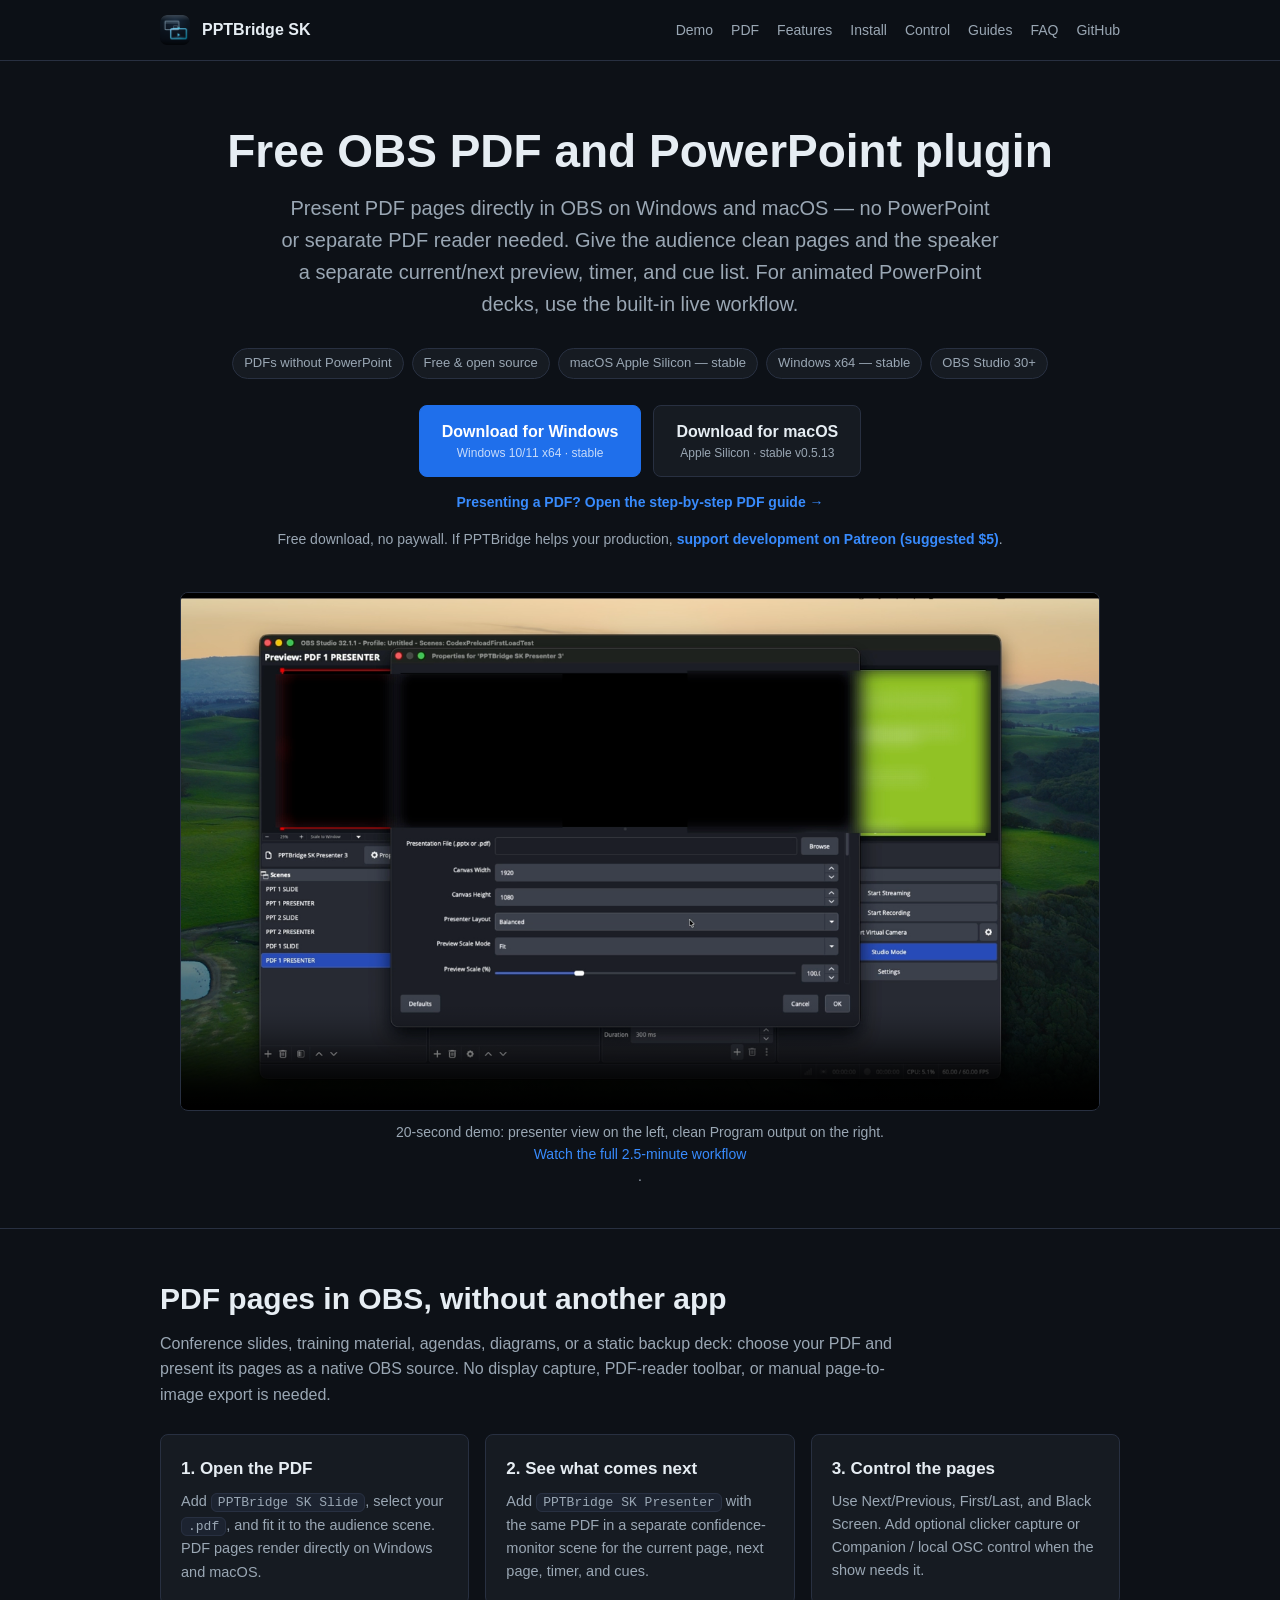
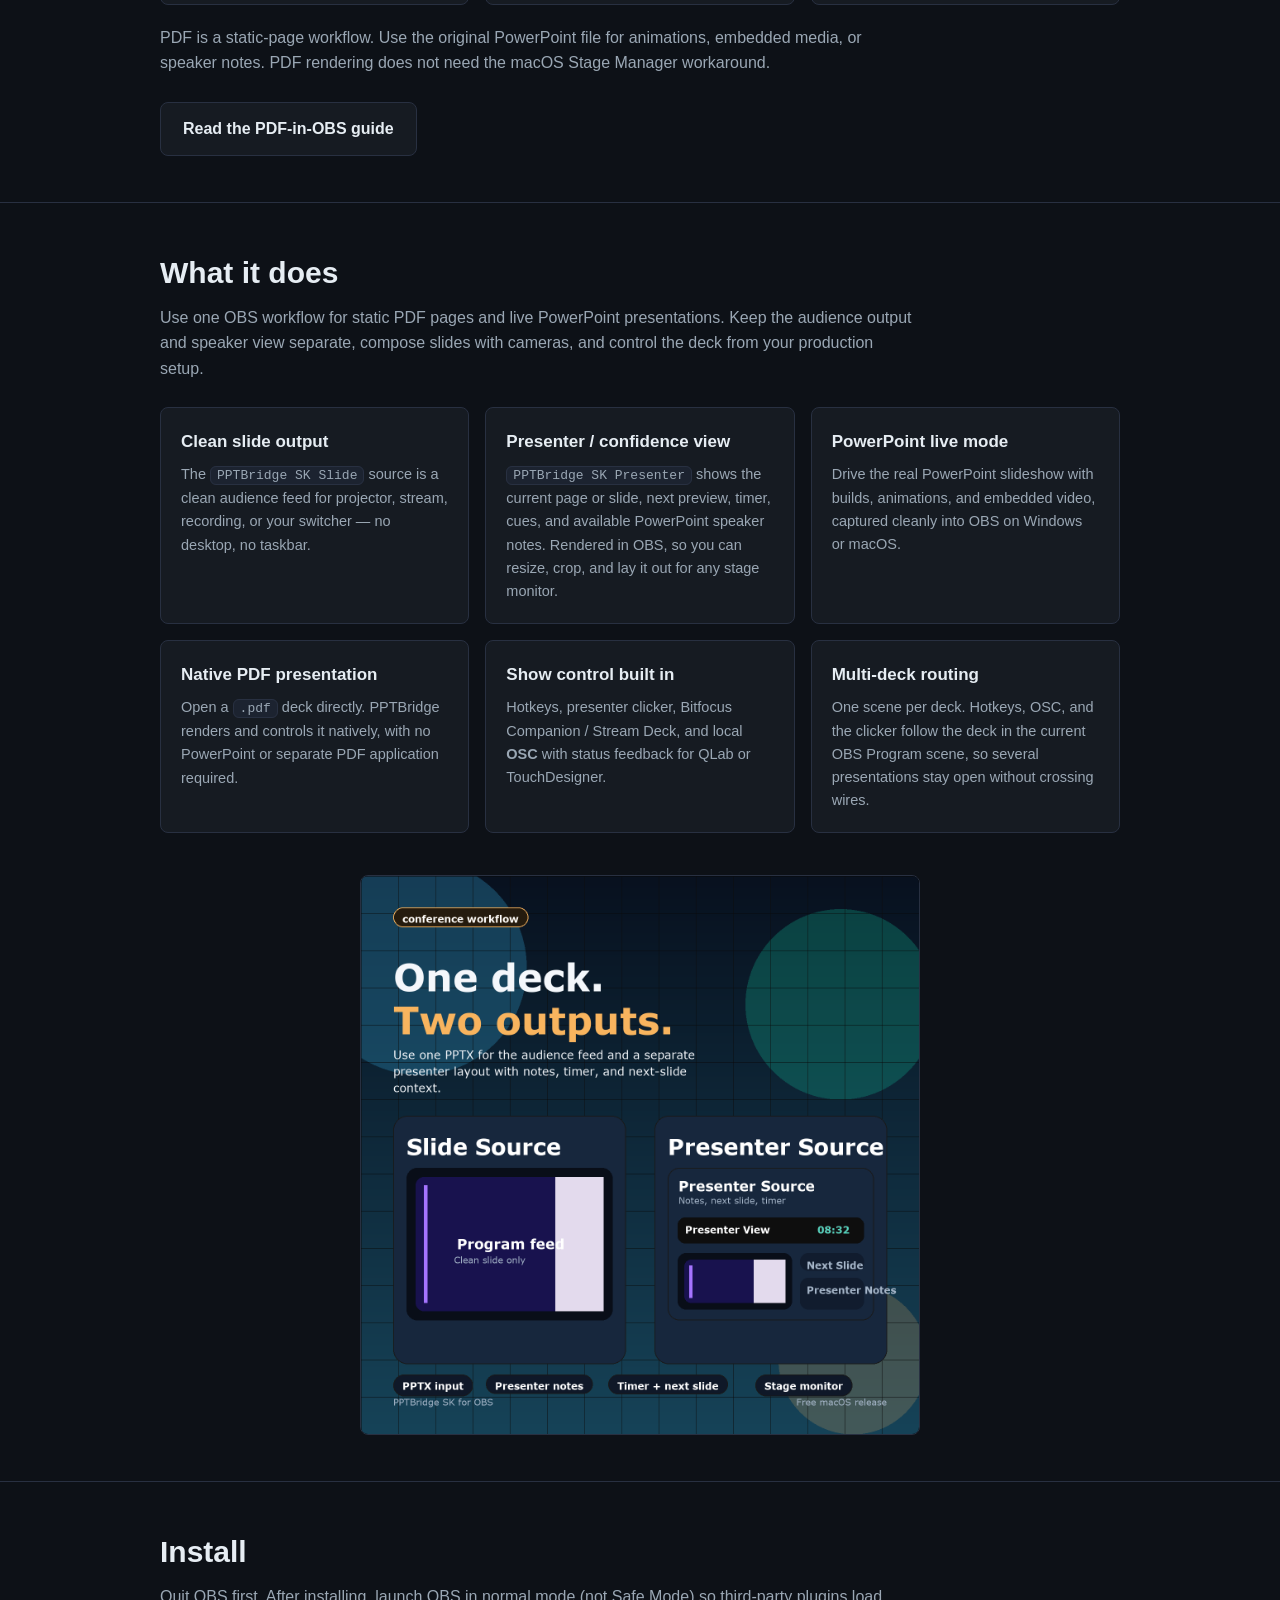
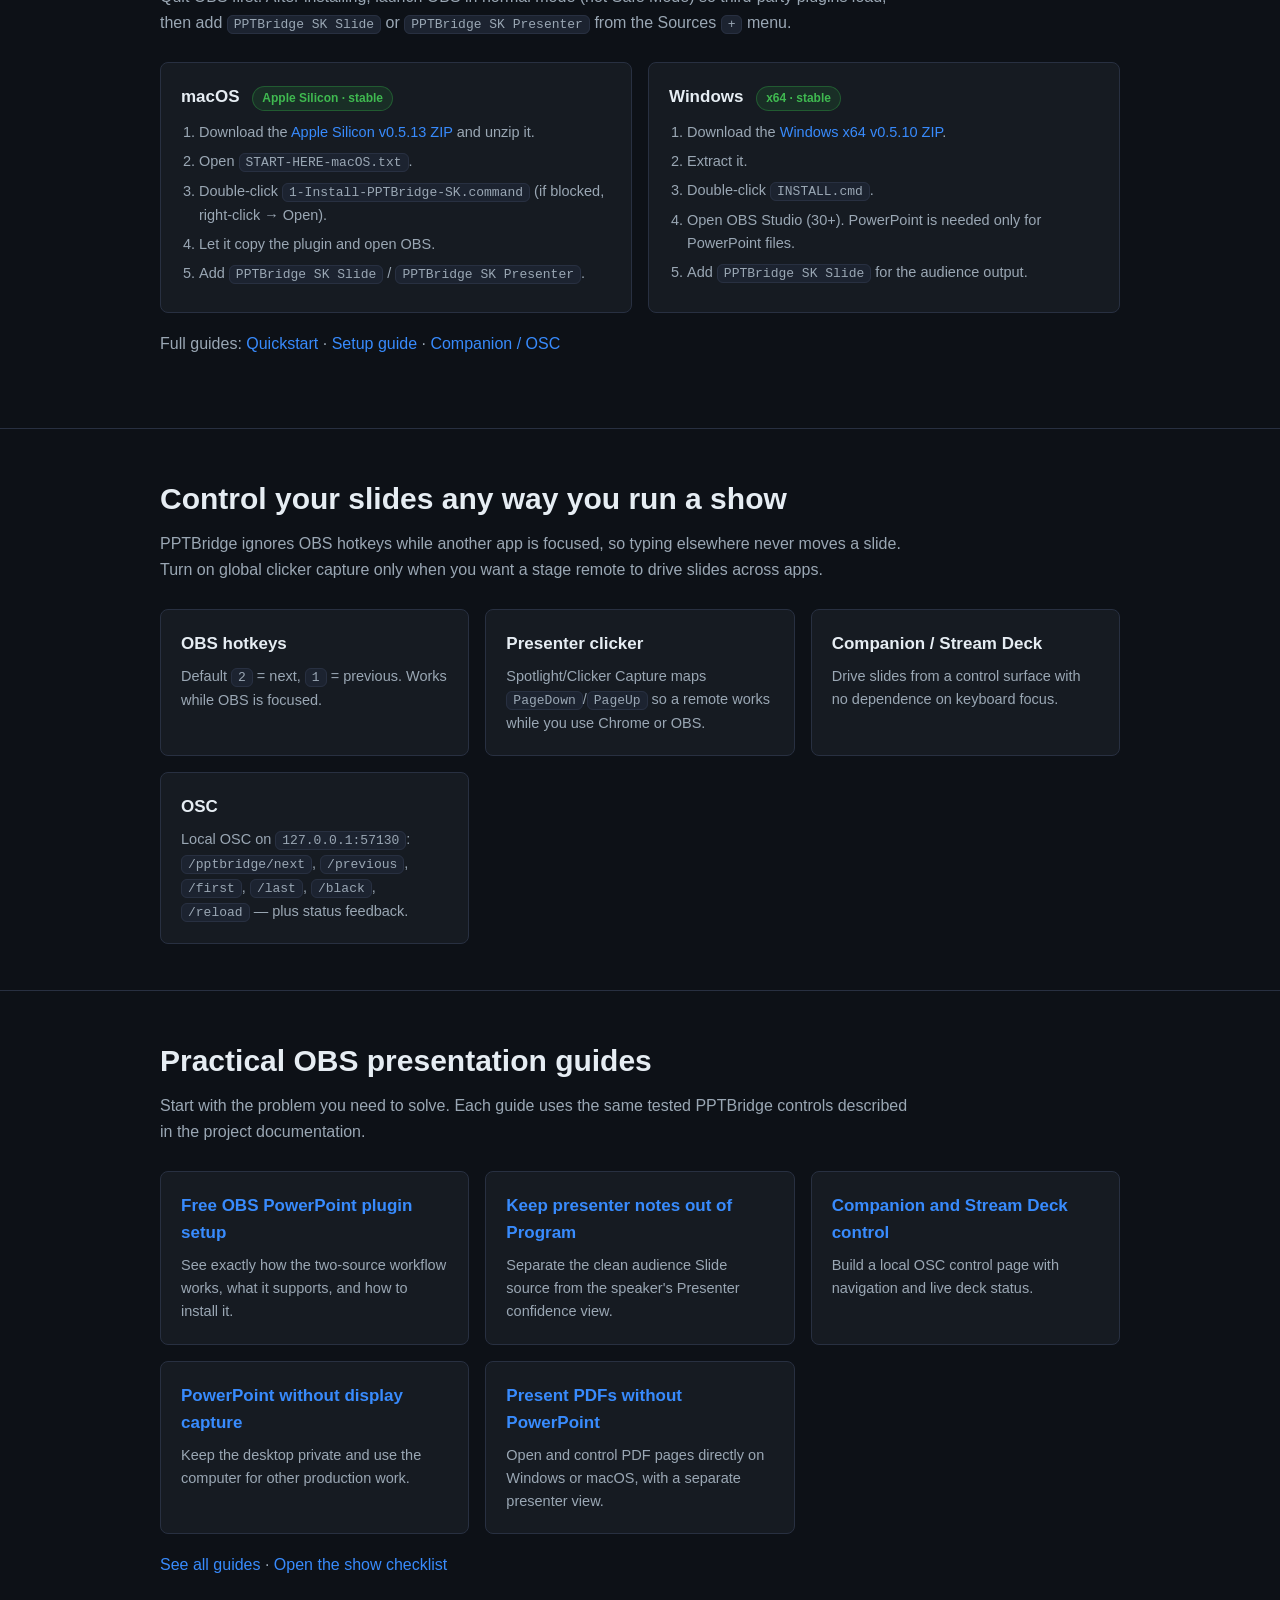
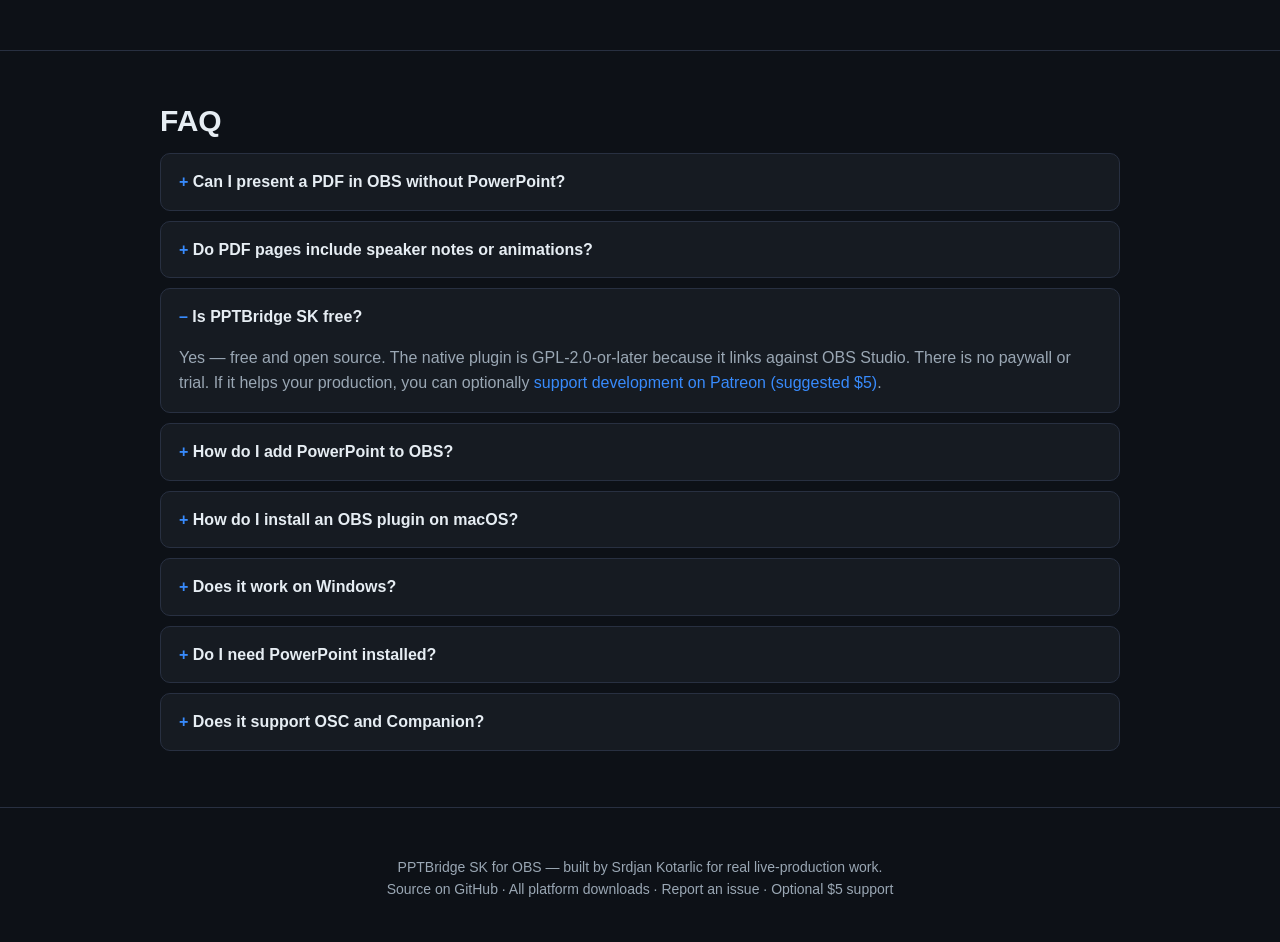
<file: docs/index.html>
<!DOCTYPE html>
<html lang="en">
<head>
<meta charset="utf-8" />
<meta name="viewport" content="width=device-width, initial-scale=1" />

<!-- Google Search Console verification -->
<meta name="google-site-verification" content="8XQrjWTrPu_H5qRAX91drrvps-Gkw1Ywux-kTV5GHx0" />

<title>PPTBridge SK | Free OBS PDF &amp; PowerPoint Plugin</title>
<meta name="description" content="Present PDF slides directly in OBS on Windows and macOS, without PowerPoint or a PDF reader. Clean output, current/next page, timer and Companion control." />
<meta name="keywords" content="OBS plugin, OBS Studio plugin, PowerPoint to OBS, PowerPoint in OBS, PDF to OBS, OBS PDF plugin, PDF presentation OBS, PDF viewer OBS, presenter view OBS, confidence monitor OBS, OBS slides, OSC, Companion, Stream Deck, livestream, webinar, conference, broadcast" />
<meta name="author" content="Srdjan Kotarlic" />
<link rel="canonical" href="https://srdjankotarlic.github.io/pptbridge-sk-obs/" />
<link rel="icon" type="image/png" href="assets/favicon.png" />

<!-- Open Graph -->
<meta property="og:type" content="website" />
<meta property="og:site_name" content="PPTBridge SK" />
<meta property="og:title" content="PPTBridge SK | Free OBS PDF &amp; PowerPoint Plugin" />
<meta property="og:description" content="PDF pages directly in OBS — no PowerPoint or PDF reader needed. Clean audience output plus current/next page, timer and cues. Also supports live PowerPoint." />
<meta property="og:url" content="https://srdjankotarlic.github.io/pptbridge-sk-obs/" />
<meta property="og:image" content="https://srdjankotarlic.github.io/pptbridge-sk-obs/assets/og-image.png" />
<meta property="og:image:width" content="1280" />
<meta property="og:image:height" content="640" />

<!-- Twitter -->
<meta name="twitter:card" content="summary_large_image" />
<meta name="twitter:title" content="PPTBridge SK | Free OBS PDF &amp; PowerPoint Plugin" />
<meta name="twitter:description" content="Present PDFs directly in OBS: clean pages, current/next preview, timer and cues. No PowerPoint or PDF reader needed. Free for Windows and macOS." />
<meta name="twitter:image" content="https://srdjankotarlic.github.io/pptbridge-sk-obs/assets/og-image.png" />

<!-- JSON-LD: SoftwareApplication -->
<script type="application/ld+json">
{
  "@context": "https://schema.org",
  "@type": "SoftwareApplication",
  "name": "PPTBridge SK",
  "operatingSystem": "macOS, Windows",
  "applicationCategory": "MultimediaApplication",
  "description": "Free OBS Studio plugin for direct PDF presentations and live PowerPoint. PDFs need no PowerPoint or PDF reader on Windows and macOS. Clean audience output, separate current/next preview, timer, cues, and clicker or Companion / OSC control.",
  "url": "https://srdjankotarlic.github.io/pptbridge-sk-obs/",
  "downloadUrl": "https://github.com/srdjankotarlic/pptbridge-sk-obs/releases",
  "softwareVersion": "0.5.12",
  "license": "https://github.com/srdjankotarlic/pptbridge-sk-obs/blob/main/LICENSE",
  "image": "https://srdjankotarlic.github.io/pptbridge-sk-obs/assets/og-image.png",
  "screenshot": "https://srdjankotarlic.github.io/pptbridge-sk-obs/assets/workflow-overview.png",
  "author": {
    "@type": "Person",
    "name": "Srdjan Kotarlic",
    "url": "https://github.com/srdjankotarlic"
  },
  "offers": {
    "@type": "Offer",
    "price": "0",
    "priceCurrency": "USD"
  },
  "featureList": [
    "Direct PDF page rendering on Windows and macOS without PowerPoint",
    "Clean native OBS audience source without PDF-reader window capture",
    "Separate current/next page, timer and cue-list presenter view",
    "PDF navigation and blackout through OBS, optional clicker capture or local OSC",
    "Live PowerPoint animations, media and available speaker notes"
  ]
}
</script>

<!-- JSON-LD: FAQPage -->
<script type="application/ld+json">
{
  "@context": "https://schema.org",
  "@type": "FAQPage",
  "mainEntity": [
    {
      "@type": "Question",
      "name": "Can I present a PDF in OBS without PowerPoint?",
      "acceptedAnswer": {
        "@type": "Answer",
        "text": "Yes. Install PPTBridge SK, add PPTBridge SK Slide, and select your PDF. Pages render directly on Windows and macOS without PowerPoint, a PDF reader, or display capture. Add Presenter with the same PDF for current/next page, timer, and cues."
      }
    },
    {
      "@type": "Question",
      "name": "Do PDF pages include speaker notes or animations?",
      "acceptedAnswer": {
        "@type": "Answer",
        "text": "PDF playback displays static pages. Current/next preview, timer, and cue guidance are available, but ordinary PDF exports do not carry PowerPoint speaker notes or reproduce animations and embedded media. Use the original PowerPoint file for those features."
      }
    },
    {
      "@type": "Question",
      "name": "Is PPTBridge SK free?",
      "acceptedAnswer": {
        "@type": "Answer",
        "text": "Yes. PPTBridge SK is free and open source (the native plugin is GPL-2.0-or-later because it links against OBS Studio). There is no paywall or trial. Users who find it useful can optionally support development on Patreon."
      }
    },
    {
      "@type": "Question",
      "name": "How do I add PowerPoint to OBS?",
      "acceptedAnswer": {
        "@type": "Answer",
        "text": "Install the PPTBridge SK plugin, then in OBS click + in Sources and add 'PPTBridge SK Slide'. Pick your .pptx file. For live PowerPoint mode, open the source properties and click START - Open PowerPoint / Start Live Mode. PDF decks render directly without PowerPoint."
      }
    },
    {
      "@type": "Question",
      "name": "How do I install an OBS plugin on macOS?",
      "acceptedAnswer": {
        "@type": "Answer",
        "text": "Download the macOS Apple Silicon ZIP, unzip it, and double-click 1-Install-PPTBridge-SK.command. If macOS blocks it, right-click and choose Open. Then launch OBS in normal mode (not Safe Mode) so third-party plugins load."
      }
    },
    {
      "@type": "Question",
      "name": "Does PPTBridge SK work on Windows?",
      "acceptedAnswer": {
        "@type": "Answer",
        "text": "Yes. Windows 10/11 x64 is a stable v0.5.10 platform with a small ZIP and double-click INSTALL.cmd installer. OBS Studio 30+ is required; PowerPoint is needed only for PowerPoint files, not PDFs."
      }
    },
    {
      "@type": "Question",
      "name": "Do I need PowerPoint installed?",
      "acceptedAnswer": {
        "@type": "Answer",
        "text": "Only for PowerPoint files and live PowerPoint features. PDF decks work without PowerPoint on Windows and macOS because PPTBridge renders and controls them directly."
      }
    },
    {
      "@type": "Question",
      "name": "How do I control slides?",
      "acceptedAnswer": {
        "@type": "Answer",
        "text": "OBS hotkeys (2 = next, 1 = previous by default), the source property buttons, a presenter clicker via Spotlight/Clicker Capture, Bitfocus Companion / Stream Deck, or local OSC on 127.0.0.1:57130."
      }
    },
    {
      "@type": "Question",
      "name": "Does it support OSC?",
      "acceptedAnswer": {
        "@type": "Answer",
        "text": "Yes. Enable Tools > PPTBridge SK: Toggle Local OSC Control. It listens on 127.0.0.1:57130 and accepts /pptbridge/next, /previous, /first, /last, /black, and /reload, plus OSC status feedback for Companion, QLab, or TouchDesigner."
      }
    }
  ]
}
</script>

<style>
  :root{
    --bg:#0d1117; --panel:#161b22; --panel2:#1c2330; --line:#283041;
    --text:#e6edf3; --muted:#9aa7b4; --accent:#1f6feb; --accent2:#388bfd; --green:#2ea043;
    --radius:8px; --maxw:1000px;
  }
  *{box-sizing:border-box}
  html{scroll-behavior:smooth}
  body{
    margin:0; background:var(--bg); color:var(--text);
    font:16px/1.6 -apple-system,BlinkMacSystemFont,"Segoe UI",Roboto,Helvetica,Arial,sans-serif;
    -webkit-font-smoothing:antialiased; overflow-x:hidden;
  }
  a{color:var(--accent2); text-decoration:none}
  a:hover{text-decoration:underline}
  .wrap{max-width:var(--maxw); margin:0 auto; padding:0 20px}
  header.site{border-bottom:1px solid var(--line); position:sticky; top:0; background:rgba(13,17,23,.85); backdrop-filter:blur(8px); z-index:10}
  header.site .wrap{display:flex; align-items:center; gap:12px; height:60px}
  header.site img{width:30px; height:30px; border-radius:7px}
  header.site .name{font-weight:700}
  header.site nav{margin-left:auto; display:flex; gap:18px; font-size:14px}
  header.site nav a{color:var(--muted)}
  .hero{padding:64px 0 40px; text-align:center}
  .hero h1{font-size:46px; line-height:1.15; margin:0 0 14px; letter-spacing:0}
  .hero p.sub{font-size:20px; color:var(--muted); max-width:720px; margin:0 auto 28px}
  .badges{display:flex; gap:8px; justify-content:center; flex-wrap:wrap; margin-bottom:26px; font-size:13px}
  .badge{background:var(--panel); border:1px solid var(--line); color:var(--muted); padding:4px 11px; border-radius:999px}
  .cta{display:flex; gap:12px; justify-content:center; flex-wrap:wrap}
  .btn{display:inline-block; padding:13px 22px; border-radius:8px; font-weight:600; border:1px solid var(--line)}
  .btn.primary{background:var(--accent); color:#fff; border-color:var(--accent)}
  .btn.primary:hover{background:var(--accent2); text-decoration:none}
  .btn.ghost{background:var(--panel); color:var(--text)}
  .btn.ghost:hover{background:var(--panel2); text-decoration:none}
  .btn small{display:block; font-weight:400; font-size:12px; color:rgba(255,255,255,.75)}
  .btn.ghost small{color:var(--muted)}
  .support-note{color:var(--muted); font-size:14px; margin:14px 0 0}
  .support-note a{font-weight:600}
  .shot{margin:42px auto 0; max-width:920px}
  .shot img,.shot video{width:100%; height:auto; border:1px solid var(--line); border-radius:var(--radius); display:block; background:#000}
  .shot a{display:block}
  .demo-note{color:var(--muted); font-size:14px; margin:10px 0 0}
  section{padding:46px 0; border-top:1px solid var(--line); scroll-margin-top:60px}
  section h2{font-size:30px; margin:0 0 8px; letter-spacing:0}
  section p.lead{color:var(--muted); margin:0 0 26px; max-width:760px}
  .grid{display:grid; grid-template-columns:repeat(auto-fit,minmax(240px,1fr)); gap:16px}
  .card{background:var(--panel); border:1px solid var(--line); border-radius:var(--radius); padding:20px}
  .card h3{margin:0 0 8px; font-size:17px}
  .card p{margin:0; color:var(--muted); font-size:14.5px}
  .os{display:grid; grid-template-columns:repeat(auto-fit,minmax(280px,1fr)); gap:16px}
  .os .card ol{margin:10px 0 0; padding-left:18px; color:var(--muted); font-size:14.5px}
  .os .card li{margin:6px 0}
  .pill{display:inline-block; font-size:12px; padding:2px 9px; border-radius:999px; margin-left:8px}
  .pill.stable{background:rgba(46,160,67,.15); color:#3fb950; border:1px solid rgba(46,160,67,.4)}
  .pill.beta{background:rgba(187,128,9,.15); color:#d29922; border:1px solid rgba(187,128,9,.4)}
  code{background:var(--panel2); border:1px solid var(--line); border-radius:6px; padding:1px 6px; font-size:13px}
  .faq details{background:var(--panel); border:1px solid var(--line); border-radius:10px; padding:0 18px; margin-bottom:10px}
  .faq summary{cursor:pointer; padding:15px 0; font-weight:600; list-style:none}
  .faq summary::-webkit-details-marker{display:none}
  .faq summary::before{content:"+ "; color:var(--accent2); font-weight:700}
  .faq details[open] summary::before{content:"– "}
  .faq details p{margin:0 0 16px; color:var(--muted)}
  footer{border-top:1px solid var(--line); padding:34px 0; color:var(--muted); font-size:14px; text-align:center}
  footer a{color:var(--muted)}
  @media (max-width:640px){
    .wrap{width:100%; padding-left:20px; padding-right:20px}
    header.site .wrap{height:60px; min-width:0}
    header.site .name{white-space:nowrap}
    header.site nav{gap:12px; min-width:0}
    header.site nav a{display:none}
    header.site nav a:last-child{display:block}
    .hero{padding-top:44px}
    .hero h1{font-size:32px; overflow-wrap:anywhere}
    .hero p.sub{font-size:17px}
    .cta{flex-direction:column; align-items:stretch}
    .btn{display:block; width:100%}
    .shot{max-width:100%}
    .grid,.os{grid-template-columns:1fr}
    code{overflow-wrap:anywhere}
    section h2{font-size:26px}
  }
</style>
</head>
<body>

<header class="site">
  <div class="wrap">
    <img src="assets/favicon.png" alt="PPTBridge SK icon" />
    <span class="name">PPTBridge SK</span>
    <nav>
      <a href="#demo">Demo</a>
      <a href="#pdf">PDF</a>
      <a href="#features">Features</a>
      <a href="#install">Install</a>
      <a href="#control">Control</a>
      <a href="guides/">Guides</a>
      <a href="#faq">FAQ</a>
      <a href="https://github.com/srdjankotarlic/pptbridge-sk-obs">GitHub</a>
    </nav>
  </div>
</header>

<main>
<section class="hero" style="border-top:none">
  <div class="wrap">
    <h1>Free OBS PDF and PowerPoint plugin</h1>
    <p class="sub">Present PDF pages directly in OBS on Windows and macOS — no PowerPoint or separate PDF reader needed. Give the audience clean pages and the speaker a separate current/next preview, timer, and cue list. For animated PowerPoint decks, use the built-in live workflow.</p>
    <div class="badges">
      <span class="badge">PDFs without PowerPoint</span>
      <span class="badge">Free &amp; open source</span>
      <span class="badge">macOS Apple Silicon — stable</span>
      <span class="badge">Windows x64 — stable</span>
      <span class="badge">OBS Studio 30+</span>
    </div>
    <div class="cta">
      <a class="btn primary" href="https://github.com/srdjankotarlic/pptbridge-sk-obs/releases/download/v0.5.10/pptbridge-obs-windows-x64-v0.5.10.zip">Download for Windows<small>Windows 10/11 x64 · stable</small></a>
      <a class="btn ghost" href="https://github.com/srdjankotarlic/pptbridge-sk-obs/releases/download/v0.5.13/pptbridge-obs-macos-apple-silicon.zip">Download for macOS<small>Apple Silicon · stable v0.5.13</small></a>
    </div>
    <p class="support-note"><a href="guides/pdf-slides-presenter-view-obs.html"><strong>Presenting a PDF? Open the step-by-step PDF guide →</strong></a></p>
    <p class="support-note">Free download, no paywall. If PPTBridge helps your production, <a href="https://www.patreon.com/posts/coffee-158046733">support development on Patreon (suggested $5)</a>.</p>
    <div class="shot" id="demo">
      <video controls muted playsinline preload="metadata" poster="assets/demo-preview.png" aria-label="PPTBridge SK presenter view and clean slide output demo">
        <source src="assets/pptbridge-demo-short.mp4" type="video/mp4" />
        <a href="https://github.com/srdjankotarlic/pptbridge-sk-obs/releases/download/v0.4.7/pptbridge-sk-demo.mov">Watch the full PPTBridge SK demo</a>.
      </video>
      <p class="demo-note">20-second demo: presenter view on the left, clean Program output on the right. <a href="https://github.com/srdjankotarlic/pptbridge-sk-obs/releases/download/v0.4.7/pptbridge-sk-demo.mov">Watch the full 2.5-minute workflow</a>.</p>
    </div>
  </div>
</section>

<section id="pdf">
  <div class="wrap">
    <h2>PDF pages in OBS, without another app</h2>
    <p class="lead">Conference slides, training material, agendas, diagrams, or a static backup deck: choose your PDF and present its pages as a native OBS source. No display capture, PDF-reader toolbar, or manual page-to-image export is needed.</p>
    <div class="grid">
      <div class="card"><h3>1. Open the PDF</h3><p>Add <code>PPTBridge SK Slide</code>, select your <code>.pdf</code>, and fit it to the audience scene. PDF pages render directly on Windows and macOS.</p></div>
      <div class="card"><h3>2. See what comes next</h3><p>Add <code>PPTBridge SK Presenter</code> with the same PDF in a separate confidence-monitor scene for the current page, next page, timer, and cues.</p></div>
      <div class="card"><h3>3. Control the pages</h3><p>Use Next/Previous, First/Last, and Black Screen. Add optional clicker capture or Companion / local OSC control when the show needs it.</p></div>
    </div>
    <p class="lead" style="margin-top:20px">PDF is a static-page workflow. Use the original PowerPoint file for animations, embedded media, or speaker notes. PDF rendering does not need the macOS Stage Manager workaround.</p>
    <a class="btn ghost" href="guides/pdf-slides-presenter-view-obs.html">Read the PDF-in-OBS guide</a>
  </div>
</section>

<section id="features">
  <div class="wrap">
    <h2>What it does</h2>
    <p class="lead">Use one OBS workflow for static PDF pages and live PowerPoint presentations. Keep the audience output and speaker view separate, compose slides with cameras, and control the deck from your production setup.</p>
    <div class="grid">
      <div class="card"><h3>Clean slide output</h3><p>The <code>PPTBridge SK Slide</code> source is a clean audience feed for projector, stream, recording, or your switcher — no desktop, no taskbar.</p></div>
      <div class="card"><h3>Presenter / confidence view</h3><p><code>PPTBridge SK Presenter</code> shows the current page or slide, next preview, timer, cues, and available PowerPoint speaker notes. Rendered in OBS, so you can resize, crop, and lay it out for any stage monitor.</p></div>
      <div class="card"><h3>PowerPoint live mode</h3><p>Drive the real PowerPoint slideshow with builds, animations, and embedded video, captured cleanly into OBS on Windows or macOS.</p></div>
      <div class="card"><h3>Native PDF presentation</h3><p>Open a <code>.pdf</code> deck directly. PPTBridge renders and controls it natively, with no PowerPoint or separate PDF application required.</p></div>
      <div class="card"><h3>Show control built in</h3><p>Hotkeys, presenter clicker, Bitfocus Companion / Stream Deck, and local <strong>OSC</strong> with status feedback for QLab or TouchDesigner.</p></div>
      <div class="card"><h3>Multi-deck routing</h3><p>One scene per deck. Hotkeys, OSC, and the clicker follow the deck in the current OBS Program scene, so several presentations stay open without crossing wires.</p></div>
    </div>
    <div class="shot"><img src="assets/workflow-overview.png" alt="PPTBridge SK workflow: Slide source for the audience and Presenter source for the speaker monitor" width="1350" height="1350" style="max-width:560px;margin:0 auto" /></div>
  </div>
</section>

<section id="install">
  <div class="wrap">
    <h2>Install</h2>
    <p class="lead">Quit OBS first. After installing, launch OBS in normal mode (not Safe Mode) so third-party plugins load, then add <code>PPTBridge SK Slide</code> or <code>PPTBridge SK Presenter</code> from the Sources <code>+</code> menu.</p>
    <div class="os">
      <div class="card">
        <h3>macOS <span class="pill stable">Apple Silicon · stable</span></h3>
        <ol>
          <li>Download the <a href="https://github.com/srdjankotarlic/pptbridge-sk-obs/releases/download/v0.5.13/pptbridge-obs-macos-apple-silicon.zip">Apple Silicon v0.5.13 ZIP</a> and unzip it.</li>
          <li>Open <code>START-HERE-macOS.txt</code>.</li>
          <li>Double-click <code>1-Install-PPTBridge-SK.command</code> (if blocked, right-click → Open).</li>
          <li>Let it copy the plugin and open OBS.</li>
          <li>Add <code>PPTBridge SK Slide</code> / <code>PPTBridge SK Presenter</code>.</li>
        </ol>
      </div>
      <div class="card">
        <h3>Windows <span class="pill stable">x64 · stable</span></h3>
        <ol>
          <li>Download the <a href="https://github.com/srdjankotarlic/pptbridge-sk-obs/releases/download/v0.5.10/pptbridge-obs-windows-x64-v0.5.10.zip">Windows x64 v0.5.10 ZIP</a>.</li>
          <li>Extract it.</li>
          <li>Double-click <code>INSTALL.cmd</code>.</li>
          <li>Open OBS Studio (30+). PowerPoint is needed only for PowerPoint files.</li>
          <li>Add <code>PPTBridge SK Slide</code> for the audience output.</li>
        </ol>
      </div>
    </div>
    <p class="lead" style="margin-top:18px">Full guides: <a href="https://github.com/srdjankotarlic/pptbridge-sk-obs/blob/main/QUICKSTART.md">Quickstart</a> · <a href="https://github.com/srdjankotarlic/pptbridge-sk-obs/blob/main/SETUP-GUIDE.md">Setup guide</a> · <a href="https://github.com/srdjankotarlic/pptbridge-sk-obs/blob/main/native-plugin/COMPANION-CONTROL.md">Companion / OSC</a></p>
  </div>
</section>

<section id="control">
  <div class="wrap">
    <h2>Control your slides any way you run a show</h2>
    <p class="lead">PPTBridge ignores OBS hotkeys while another app is focused, so typing elsewhere never moves a slide. Turn on global clicker capture only when you want a stage remote to drive slides across apps.</p>
    <div class="grid">
      <div class="card"><h3>OBS hotkeys</h3><p>Default <code>2</code> = next, <code>1</code> = previous. Works while OBS is focused.</p></div>
      <div class="card"><h3>Presenter clicker</h3><p>Spotlight/Clicker Capture maps <code>PageDown</code>/<code>PageUp</code> so a remote works while you use Chrome or OBS.</p></div>
      <div class="card"><h3>Companion / Stream Deck</h3><p>Drive slides from a control surface with no dependence on keyboard focus.</p></div>
      <div class="card"><h3>OSC</h3><p>Local OSC on <code>127.0.0.1:57130</code>: <code>/pptbridge/next</code>, <code>/previous</code>, <code>/first</code>, <code>/last</code>, <code>/black</code>, <code>/reload</code> — plus status feedback.</p></div>
    </div>
  </div>
</section>

<section id="guides">
  <div class="wrap">
    <h2>Practical OBS presentation guides</h2>
    <p class="lead">Start with the problem you need to solve. Each guide uses the same tested PPTBridge controls described in the project documentation.</p>
    <div class="grid">
      <div class="card"><h3><a href="guides/obs-powerpoint-plugin.html">Free OBS PowerPoint plugin setup</a></h3><p>See exactly how the two-source workflow works, what it supports, and how to install it.</p></div>
      <div class="card"><h3><a href="guides/powerpoint-presenter-notes-obs.html">Keep presenter notes out of Program</a></h3><p>Separate the clean audience Slide source from the speaker's Presenter confidence view.</p></div>
      <div class="card"><h3><a href="guides/companion-stream-deck-powerpoint-obs.html">Companion and Stream Deck control</a></h3><p>Build a local OSC control page with navigation and live deck status.</p></div>
      <div class="card"><h3><a href="guides/powerpoint-obs-without-display-capture.html">PowerPoint without display capture</a></h3><p>Keep the desktop private and use the computer for other production work.</p></div>
      <div class="card"><h3><a href="guides/pdf-slides-presenter-view-obs.html">Present PDFs without PowerPoint</a></h3><p>Open and control PDF pages directly on Windows or macOS, with a separate presenter view.</p></div>
    </div>
    <p class="lead" style="margin-top:18px"><a href="guides/">See all guides</a> · <a href="https://github.com/srdjankotarlic/pptbridge-sk-obs/blob/main/native-plugin/companion/PPTBridge-SK-Show-Checklist.md">Open the show checklist</a></p>
  </div>
</section>

<section id="faq" class="faq">
  <div class="wrap">
    <h2>FAQ</h2>
    <details><summary>Can I present a PDF in OBS without PowerPoint?</summary><p>Yes. Install PPTBridge SK, add PPTBridge SK Slide, and select your PDF. Pages render directly on Windows and macOS without PowerPoint, a PDF reader, or display capture. Add Presenter with the same PDF for current/next page, timer, and cues. <a href="guides/pdf-slides-presenter-view-obs.html">Follow the PDF guide</a>.</p></details>
    <details><summary>Do PDF pages include speaker notes or animations?</summary><p>PDF playback displays static pages. Current/next preview, timer, and cue guidance are available, but ordinary PDF exports do not carry PowerPoint speaker notes or reproduce animations and embedded media. Use the original PowerPoint file for those features.</p></details>
    <details open><summary>Is PPTBridge SK free?</summary><p>Yes — free and open source. The native plugin is GPL-2.0-or-later because it links against OBS Studio. There is no paywall or trial. If it helps your production, you can optionally <a href="https://www.patreon.com/posts/coffee-158046733">support development on Patreon (suggested $5)</a>.</p></details>
    <details><summary>How do I add PowerPoint to OBS?</summary><p>Install the plugin, add a <code>PPTBridge SK Slide</code> source, and pick your <code>.pptx</code>. For live mode with animations and video, open the source properties and click <em>START - Open PowerPoint / Start Live Mode</em>. PDF decks render directly without PowerPoint.</p></details>
    <details><summary>How do I install an OBS plugin on macOS?</summary><p>Download the Apple Silicon ZIP, unzip, and double-click <code>1-Install-PPTBridge-SK.command</code>. If macOS blocks it, right-click → Open. Then launch OBS in normal mode so third-party plugins load.</p></details>
    <details><summary>Does it work on Windows?</summary><p>Yes. Windows 10/11 x64 is a stable v0.5.10 platform with a small ZIP and double-click <code>INSTALL.cmd</code> installer. OBS Studio 30+ is required; PowerPoint is needed only for PowerPoint files.</p></details>
    <details><summary>Do I need PowerPoint installed?</summary><p>Only for PowerPoint files and live PowerPoint features. PDF decks work without PowerPoint on Windows and macOS.</p></details>
    <details><summary>Does it support OSC and Companion?</summary><p>Yes. Enable <em>Tools &gt; PPTBridge SK: Toggle Local OSC Control</em>. It listens on <code>127.0.0.1:57130</code> and accepts next/previous/first/last/black/reload, with OSC status feedback for Companion, QLab, or TouchDesigner.</p></details>
  </div>
</section>
</main>

<footer>
  <div class="wrap">
    <p>PPTBridge SK for OBS — built by <a href="https://github.com/srdjankotarlic">Srdjan Kotarlic</a> for real live-production work.<br />
    <a href="https://github.com/srdjankotarlic/pptbridge-sk-obs">Source on GitHub</a> · <a href="https://github.com/srdjankotarlic/pptbridge-sk-obs/releases">All platform downloads</a> · <a href="https://github.com/srdjankotarlic/pptbridge-sk-obs/issues">Report an issue</a> · <a href="https://www.patreon.com/posts/coffee-158046733">Optional $5 support</a></p>
  </div>
</footer>

</body>
</html>
</file>
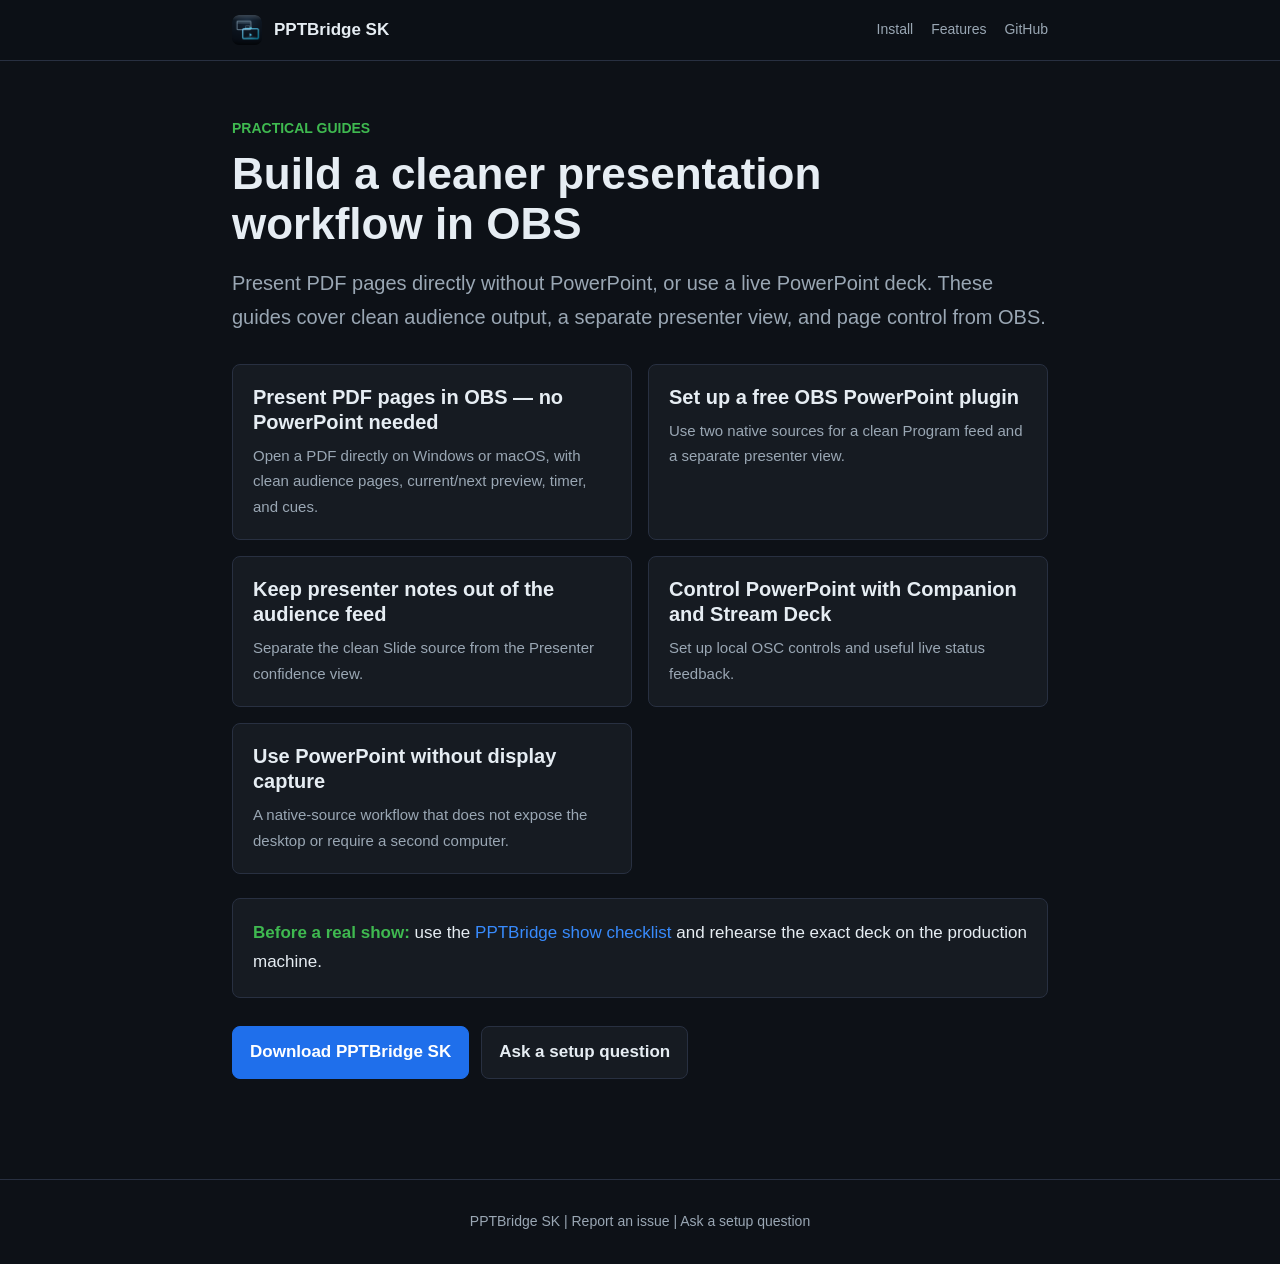
<file: docs/guides/index.html>
<!doctype html>
<html lang="en">
<head>
  <meta charset="utf-8" />
  <meta name="viewport" content="width=device-width, initial-scale=1" />
  <title>PPTBridge SK Guides - PowerPoint and PDF workflows in OBS</title>
  <meta name="description" content="Practical PPTBridge SK guides for clean PowerPoint and PDF slides, presenter notes, Bitfocus Companion, Stream Deck, and native OBS workflows." />
  <link rel="canonical" href="https://srdjankotarlic.github.io/pptbridge-sk-obs/guides/" />
  <link rel="icon" type="image/png" href="../assets/favicon.png" />
  <link rel="stylesheet" href="guide.css" />
</head>
<body>
<header class="site-header">
  <div class="wrap">
    <img src="../assets/favicon.png" alt="" />
    <a class="brand" href="../">PPTBridge SK</a>
    <nav><a href="../#install">Install</a><a href="../#features">Features</a><a href="https://github.com/srdjankotarlic/pptbridge-sk-obs">GitHub</a></nav>
  </div>
</header>
<main>
  <div class="wrap">
    <div class="eyebrow">Practical guides</div>
    <h1>Build a cleaner presentation workflow in OBS</h1>
    <p class="lede">Present PDF pages directly without PowerPoint, or use a live PowerPoint deck. These guides cover clean audience output, a separate presenter view, and page control from OBS.</p>
    <div class="guide-grid">
      <article class="card"><a href="pdf-slides-presenter-view-obs.html"><h2>Present PDF pages in OBS — no PowerPoint needed</h2><p>Open a PDF directly on Windows or macOS, with clean audience pages, current/next preview, timer, and cues.</p></a></article>
      <article class="card"><a href="obs-powerpoint-plugin.html"><h2>Set up a free OBS PowerPoint plugin</h2><p>Use two native sources for a clean Program feed and a separate presenter view.</p></a></article>
      <article class="card"><a href="powerpoint-presenter-notes-obs.html"><h2>Keep presenter notes out of the audience feed</h2><p>Separate the clean Slide source from the Presenter confidence view.</p></a></article>
      <article class="card"><a href="companion-stream-deck-powerpoint-obs.html"><h2>Control PowerPoint with Companion and Stream Deck</h2><p>Set up local OSC controls and useful live status feedback.</p></a></article>
      <article class="card"><a href="powerpoint-obs-without-display-capture.html"><h2>Use PowerPoint without display capture</h2><p>A native-source workflow that does not expose the desktop or require a second computer.</p></a></article>
    </div>
    <div class="callout"><strong>Before a real show:</strong> use the <a href="https://github.com/srdjankotarlic/pptbridge-sk-obs/blob/main/native-plugin/companion/PPTBridge-SK-Show-Checklist.md">PPTBridge show checklist</a> and rehearse the exact deck on the production machine.</div>
    <div class="cta-row"><a class="btn primary" href="https://github.com/srdjankotarlic/pptbridge-sk-obs/releases">Download PPTBridge SK</a><a class="btn secondary" href="https://github.com/srdjankotarlic/pptbridge-sk-obs/discussions">Ask a setup question</a></div>
  </div>
</main>
<footer><div class="wrap"><a href="../">PPTBridge SK</a> | <a href="https://github.com/srdjankotarlic/pptbridge-sk-obs/issues">Report an issue</a> | <a href="https://github.com/srdjankotarlic/pptbridge-sk-obs/discussions">Ask a setup question</a></div></footer>
</body>
</html>
</file>
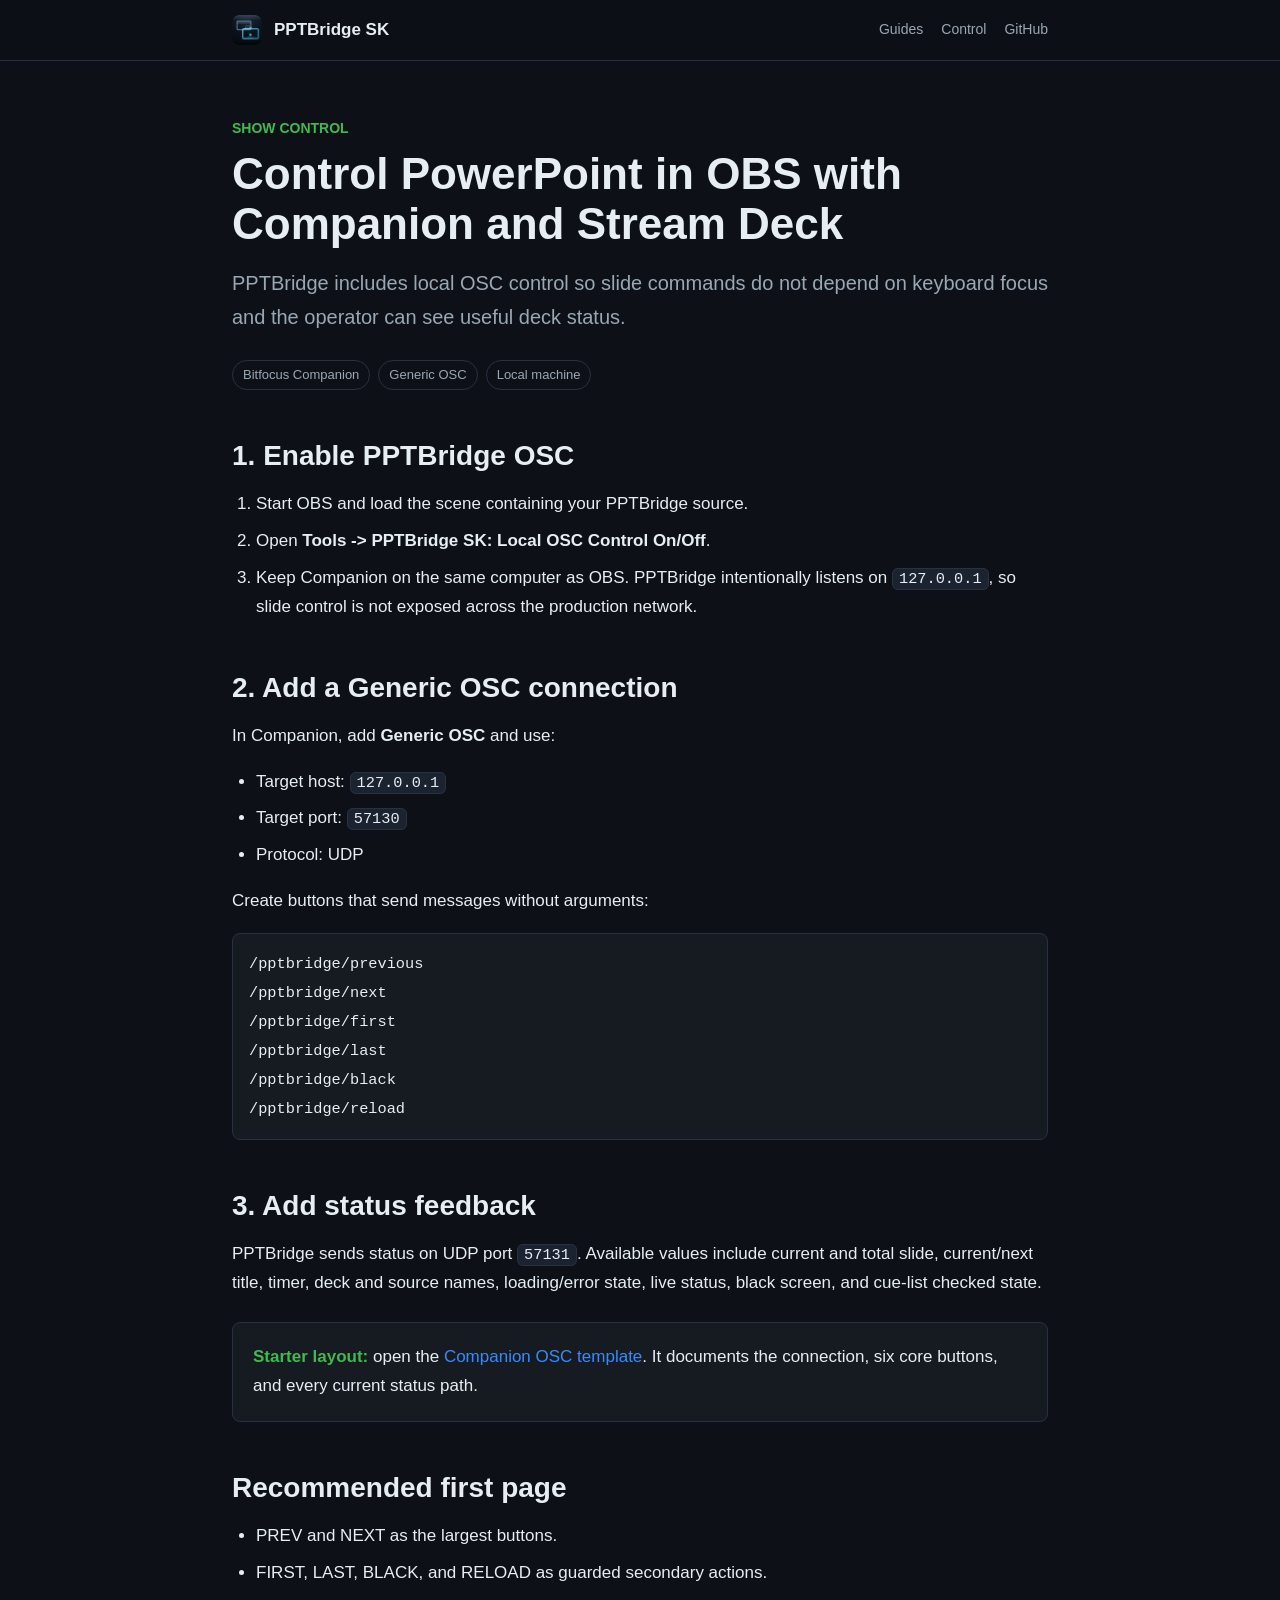
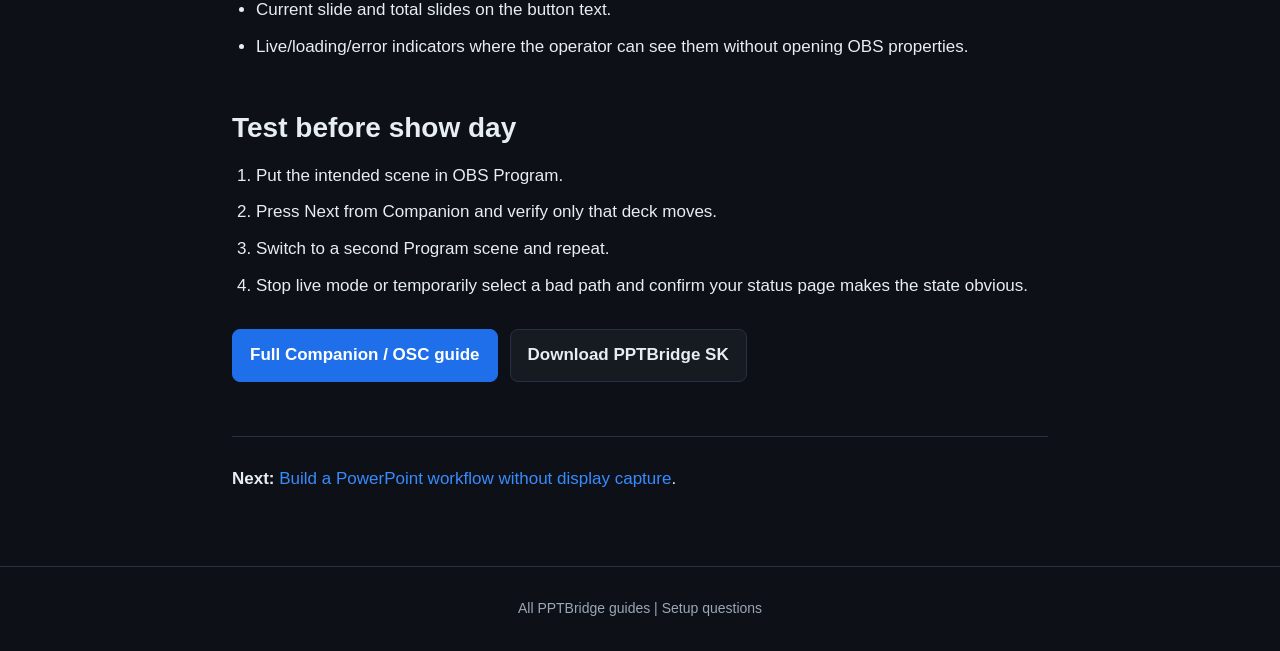
<file: docs/guides/companion-stream-deck-powerpoint-obs.html>
<!doctype html>
<html lang="en">
<head>
  <meta charset="utf-8" />
  <meta name="viewport" content="width=device-width, initial-scale=1" />
  <title>Control PowerPoint in OBS With Bitfocus Companion and Stream Deck</title>
  <meta name="description" content="Connect PPTBridge to Bitfocus Companion or Stream Deck with local OSC controls for PowerPoint next, previous, first, last, blackout, reload, and status feedback." />
  <link rel="canonical" href="https://srdjankotarlic.github.io/pptbridge-sk-obs/guides/companion-stream-deck-powerpoint-obs.html" />
  <link rel="icon" type="image/png" href="../assets/favicon.png" />
  <link rel="stylesheet" href="guide.css" />
</head>
<body>
<header class="site-header"><div class="wrap"><img src="../assets/favicon.png" alt="" /><a class="brand" href="../">PPTBridge SK</a><nav><a href="./">Guides</a><a href="../#control">Control</a><a href="https://github.com/srdjankotarlic/pptbridge-sk-obs">GitHub</a></nav></div></header>
<main><article class="wrap">
  <div class="eyebrow">Show control</div>
  <h1>Control PowerPoint in OBS with Companion and Stream Deck</h1>
  <p class="lede">PPTBridge includes local OSC control so slide commands do not depend on keyboard focus and the operator can see useful deck status.</p>
  <div class="meta"><span>Bitfocus Companion</span><span>Generic OSC</span><span>Local machine</span></div>
  <h2>1. Enable PPTBridge OSC</h2>
  <ol>
    <li>Start OBS and load the scene containing your PPTBridge source.</li>
    <li>Open <strong>Tools -> PPTBridge SK: Local OSC Control On/Off</strong>.</li>
    <li>Keep Companion on the same computer as OBS. PPTBridge intentionally listens on <code>127.0.0.1</code>, so slide control is not exposed across the production network.</li>
  </ol>
  <h2>2. Add a Generic OSC connection</h2>
  <p>In Companion, add <strong>Generic OSC</strong> and use:</p>
  <ul><li>Target host: <code>127.0.0.1</code></li><li>Target port: <code>57130</code></li><li>Protocol: UDP</li></ul>
  <p>Create buttons that send messages without arguments:</p>
  <pre><code>/pptbridge/previous
/pptbridge/next
/pptbridge/first
/pptbridge/last
/pptbridge/black
/pptbridge/reload</code></pre>
  <h2>3. Add status feedback</h2>
  <p>PPTBridge sends status on UDP port <code>57131</code>. Available values include current and total slide, current/next title, timer, deck and source names, loading/error state, live status, black screen, and cue-list checked state.</p>
  <div class="callout"><strong>Starter layout:</strong> open the <a href="https://github.com/srdjankotarlic/pptbridge-sk-obs/blob/main/native-plugin/companion/PPTBridge-SK-Companion-OSC-Template.json">Companion OSC template</a>. It documents the connection, six core buttons, and every current status path.</div>
  <h2>Recommended first page</h2>
  <ul><li>PREV and NEXT as the largest buttons.</li><li>FIRST, LAST, BLACK, and RELOAD as guarded secondary actions.</li><li>Current slide and total slides on the button text.</li><li>Live/loading/error indicators where the operator can see them without opening OBS properties.</li></ul>
  <h2>Test before show day</h2>
  <ol><li>Put the intended scene in OBS Program.</li><li>Press Next from Companion and verify only that deck moves.</li><li>Switch to a second Program scene and repeat.</li><li>Stop live mode or temporarily select a bad path and confirm your status page makes the state obvious.</li></ol>
  <div class="cta-row"><a class="btn primary" href="https://github.com/srdjankotarlic/pptbridge-sk-obs/blob/main/native-plugin/COMPANION-CONTROL.md">Full Companion / OSC guide</a><a class="btn secondary" href="https://github.com/srdjankotarlic/pptbridge-sk-obs/releases">Download PPTBridge SK</a></div>
  <div class="next"><strong>Next:</strong> <a href="powerpoint-obs-without-display-capture.html">Build a PowerPoint workflow without display capture</a>.</div>
</article></main>
<footer><div class="wrap"><a href="./">All PPTBridge guides</a> | <a href="https://github.com/srdjankotarlic/pptbridge-sk-obs/discussions">Setup questions</a></div></footer>
</body>
</html>
</file>
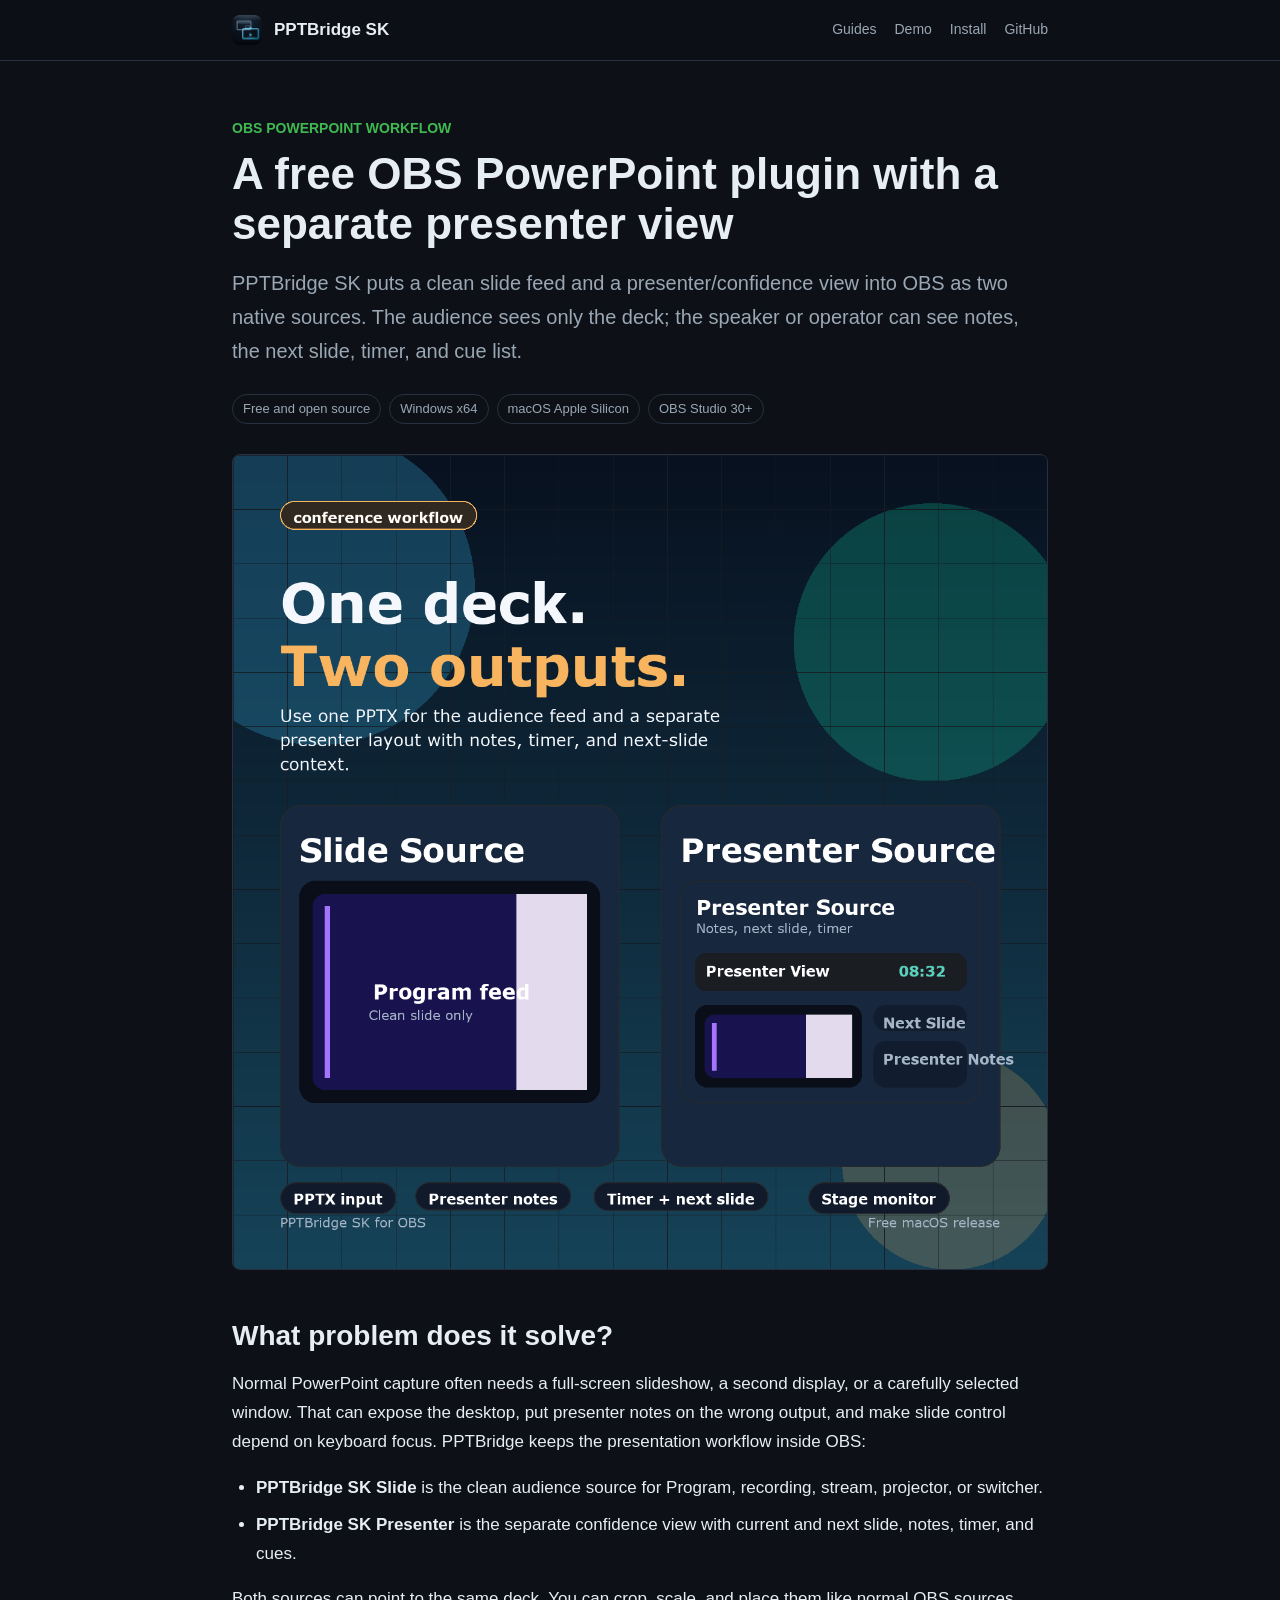
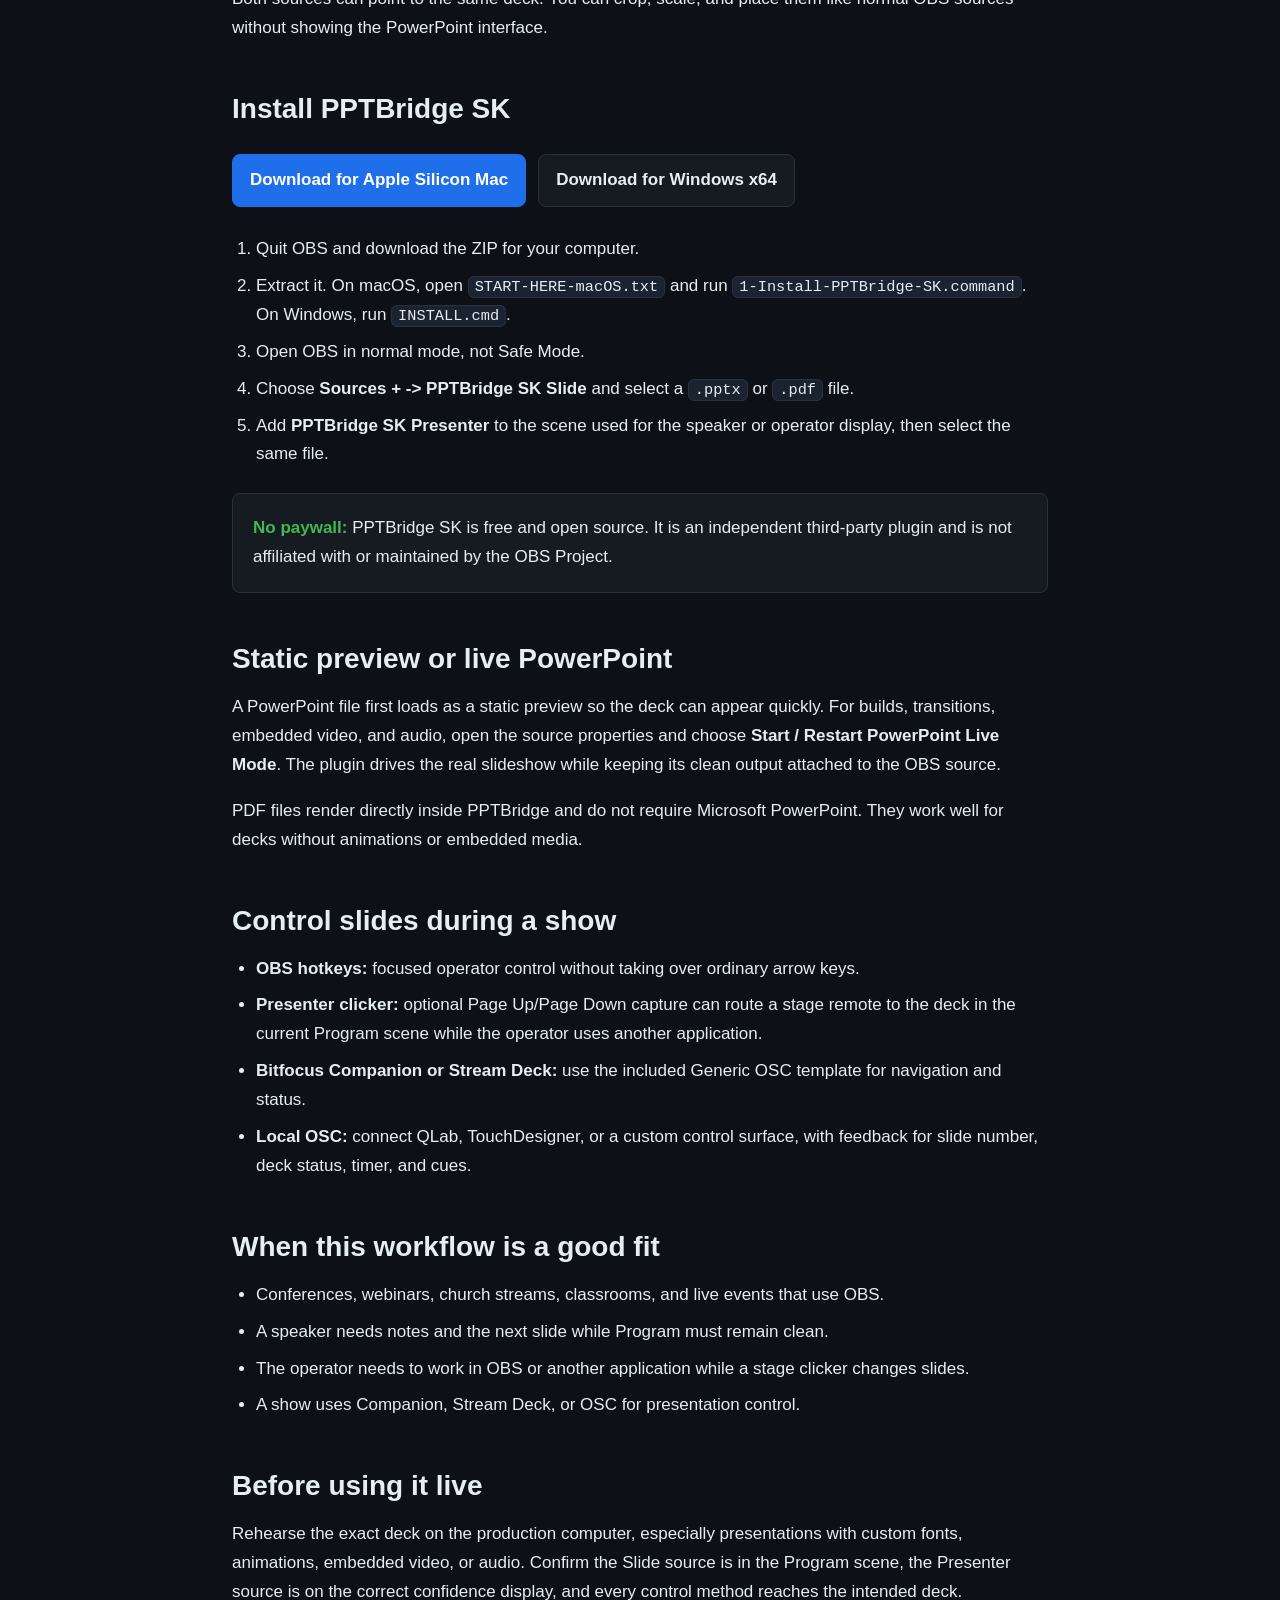
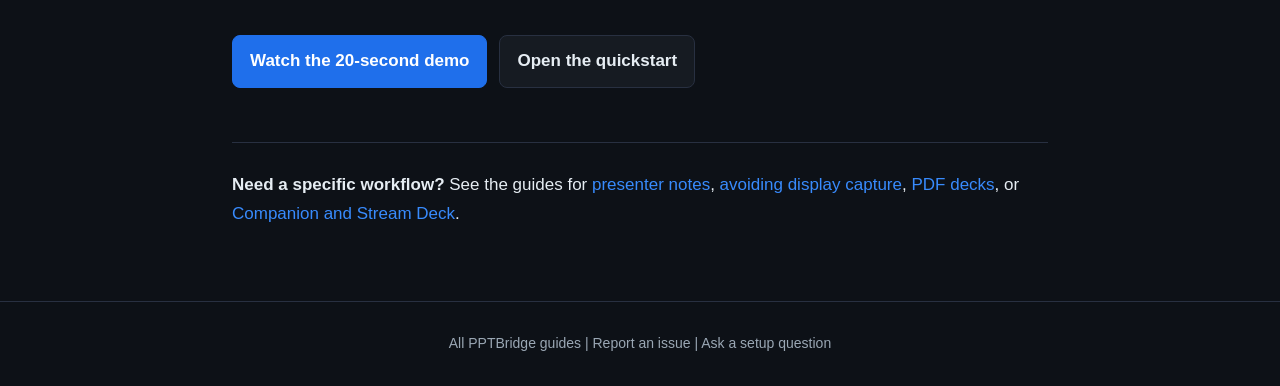
<file: docs/guides/obs-powerpoint-plugin.html>
<!doctype html>
<html lang="en">
<head>
  <meta charset="utf-8" />
  <meta name="viewport" content="width=device-width, initial-scale=1" />
  <title>How to Use a Free OBS PowerPoint Plugin | PPTBridge SK</title>
  <meta name="description" content="Use a free OBS PowerPoint plugin for clean slides and a separate presenter view with notes, next slide, timer, cue list, clicker, Companion, and OSC control." />
  <meta name="author" content="Srdjan Kotarlic" />
  <link rel="canonical" href="https://srdjankotarlic.github.io/pptbridge-sk-obs/guides/obs-powerpoint-plugin.html" />
  <link rel="icon" type="image/png" href="../assets/favicon.png" />
  <link rel="stylesheet" href="guide.css" />
  <meta property="og:type" content="article" />
  <meta property="og:site_name" content="PPTBridge SK" />
  <meta property="og:title" content="How to Use a Free OBS PowerPoint Plugin" />
  <meta property="og:description" content="Separate clean audience slides from presenter notes and next-slide preview inside OBS Studio." />
  <meta property="og:url" content="https://srdjankotarlic.github.io/pptbridge-sk-obs/guides/obs-powerpoint-plugin.html" />
  <meta property="og:image" content="https://srdjankotarlic.github.io/pptbridge-sk-obs/assets/og-image.png" />
  <meta name="twitter:card" content="summary_large_image" />
  <meta name="twitter:title" content="How to Use a Free OBS PowerPoint Plugin" />
  <meta name="twitter:description" content="Clean PowerPoint output plus a separate presenter view, running as native OBS sources." />
  <meta name="twitter:image" content="https://srdjankotarlic.github.io/pptbridge-sk-obs/assets/og-image.png" />
  <script type="application/ld+json">
  {
    "@context": "https://schema.org",
    "@type": "TechArticle",
    "headline": "How to Use a Free OBS PowerPoint Plugin",
    "description": "How to use PPTBridge SK for clean PowerPoint output and a separate presenter view in OBS Studio.",
    "datePublished": "2026-09-01",
    "dateModified": "2026-09-01",
    "author": { "@type": "Person", "name": "Srdjan Kotarlic" },
    "publisher": { "@type": "Person", "name": "Srdjan Kotarlic" },
    "mainEntityOfPage": "https://srdjankotarlic.github.io/pptbridge-sk-obs/guides/obs-powerpoint-plugin.html",
    "image": "https://srdjankotarlic.github.io/pptbridge-sk-obs/assets/og-image.png"
  }
  </script>
</head>
<body>
<header class="site-header">
  <div class="wrap">
    <img src="../assets/favicon.png" alt="" />
    <a class="brand" href="../">PPTBridge SK</a>
    <nav><a href="./">Guides</a><a href="../#demo">Demo</a><a href="../#install">Install</a><a href="https://github.com/srdjankotarlic/pptbridge-sk-obs">GitHub</a></nav>
  </div>
</header>
<main><article class="wrap">
  <div class="eyebrow">OBS PowerPoint workflow</div>
  <h1>A free OBS PowerPoint plugin with a separate presenter view</h1>
  <p class="lede">PPTBridge SK puts a clean slide feed and a presenter/confidence view into OBS as two native sources. The audience sees only the deck; the speaker or operator can see notes, the next slide, timer, and cue list.</p>
  <div class="meta"><span>Free and open source</span><span>Windows x64</span><span>macOS Apple Silicon</span><span>OBS Studio 30+</span></div>

  <img class="shot" src="../assets/workflow-overview.png" alt="PPTBridge SK workflow with a clean Slide source for Program and a separate Presenter source for the speaker" width="1350" height="1350" />

  <h2>What problem does it solve?</h2>
  <p>Normal PowerPoint capture often needs a full-screen slideshow, a second display, or a carefully selected window. That can expose the desktop, put presenter notes on the wrong output, and make slide control depend on keyboard focus. PPTBridge keeps the presentation workflow inside OBS:</p>
  <ul>
    <li><strong>PPTBridge SK Slide</strong> is the clean audience source for Program, recording, stream, projector, or switcher.</li>
    <li><strong>PPTBridge SK Presenter</strong> is the separate confidence view with current and next slide, notes, timer, and cues.</li>
  </ul>
  <p>Both sources can point to the same deck. You can crop, scale, and place them like normal OBS sources without showing the PowerPoint interface.</p>

  <h2>Install PPTBridge SK</h2>
  <div class="cta-row">
    <a class="btn primary" href="https://github.com/srdjankotarlic/pptbridge-sk-obs/releases/download/v0.5.13/pptbridge-obs-macos-apple-silicon.zip">Download for Apple Silicon Mac</a>
    <a class="btn secondary" href="https://github.com/srdjankotarlic/pptbridge-sk-obs/releases/download/v0.5.10/pptbridge-obs-windows-x64-v0.5.10.zip">Download for Windows x64</a>
  </div>
  <ol>
    <li>Quit OBS and download the ZIP for your computer.</li>
    <li>Extract it. On macOS, open <code>START-HERE-macOS.txt</code> and run <code>1-Install-PPTBridge-SK.command</code>. On Windows, run <code>INSTALL.cmd</code>.</li>
    <li>Open OBS in normal mode, not Safe Mode.</li>
    <li>Choose <strong>Sources + -&gt; PPTBridge SK Slide</strong> and select a <code>.pptx</code> or <code>.pdf</code> file.</li>
    <li>Add <strong>PPTBridge SK Presenter</strong> to the scene used for the speaker or operator display, then select the same file.</li>
  </ol>
  <div class="callout"><strong>No paywall:</strong> PPTBridge SK is free and open source. It is an independent third-party plugin and is not affiliated with or maintained by the OBS Project.</div>

  <h2>Static preview or live PowerPoint</h2>
  <p>A PowerPoint file first loads as a static preview so the deck can appear quickly. For builds, transitions, embedded video, and audio, open the source properties and choose <strong>Start / Restart PowerPoint Live Mode</strong>. The plugin drives the real slideshow while keeping its clean output attached to the OBS source.</p>
  <p>PDF files render directly inside PPTBridge and do not require Microsoft PowerPoint. They work well for decks without animations or embedded media.</p>

  <h2>Control slides during a show</h2>
  <ul>
    <li><strong>OBS hotkeys:</strong> focused operator control without taking over ordinary arrow keys.</li>
    <li><strong>Presenter clicker:</strong> optional Page Up/Page Down capture can route a stage remote to the deck in the current Program scene while the operator uses another application.</li>
    <li><strong>Bitfocus Companion or Stream Deck:</strong> use the included Generic OSC template for navigation and status.</li>
    <li><strong>Local OSC:</strong> connect QLab, TouchDesigner, or a custom control surface, with feedback for slide number, deck status, timer, and cues.</li>
  </ul>

  <h2>When this workflow is a good fit</h2>
  <ul>
    <li>Conferences, webinars, church streams, classrooms, and live events that use OBS.</li>
    <li>A speaker needs notes and the next slide while Program must remain clean.</li>
    <li>The operator needs to work in OBS or another application while a stage clicker changes slides.</li>
    <li>A show uses Companion, Stream Deck, or OSC for presentation control.</li>
  </ul>

  <h2>Before using it live</h2>
  <p>Rehearse the exact deck on the production computer, especially presentations with custom fonts, animations, embedded video, or audio. Confirm the Slide source is in the Program scene, the Presenter source is on the correct confidence display, and every control method reaches the intended deck.</p>
  <div class="cta-row"><a class="btn primary" href="../#demo">Watch the 20-second demo</a><a class="btn secondary" href="https://github.com/srdjankotarlic/pptbridge-sk-obs/blob/main/QUICKSTART.md">Open the quickstart</a></div>
  <div class="next"><strong>Need a specific workflow?</strong> See the guides for <a href="powerpoint-presenter-notes-obs.html">presenter notes</a>, <a href="powerpoint-obs-without-display-capture.html">avoiding display capture</a>, <a href="pdf-slides-presenter-view-obs.html">PDF decks</a>, or <a href="companion-stream-deck-powerpoint-obs.html">Companion and Stream Deck</a>.</div>
</article></main>
<footer><div class="wrap"><a href="./">All PPTBridge guides</a> | <a href="https://github.com/srdjankotarlic/pptbridge-sk-obs/issues">Report an issue</a> | <a href="https://github.com/srdjankotarlic/pptbridge-sk-obs/discussions">Ask a setup question</a></div></footer>
</body>
</html>
</file>
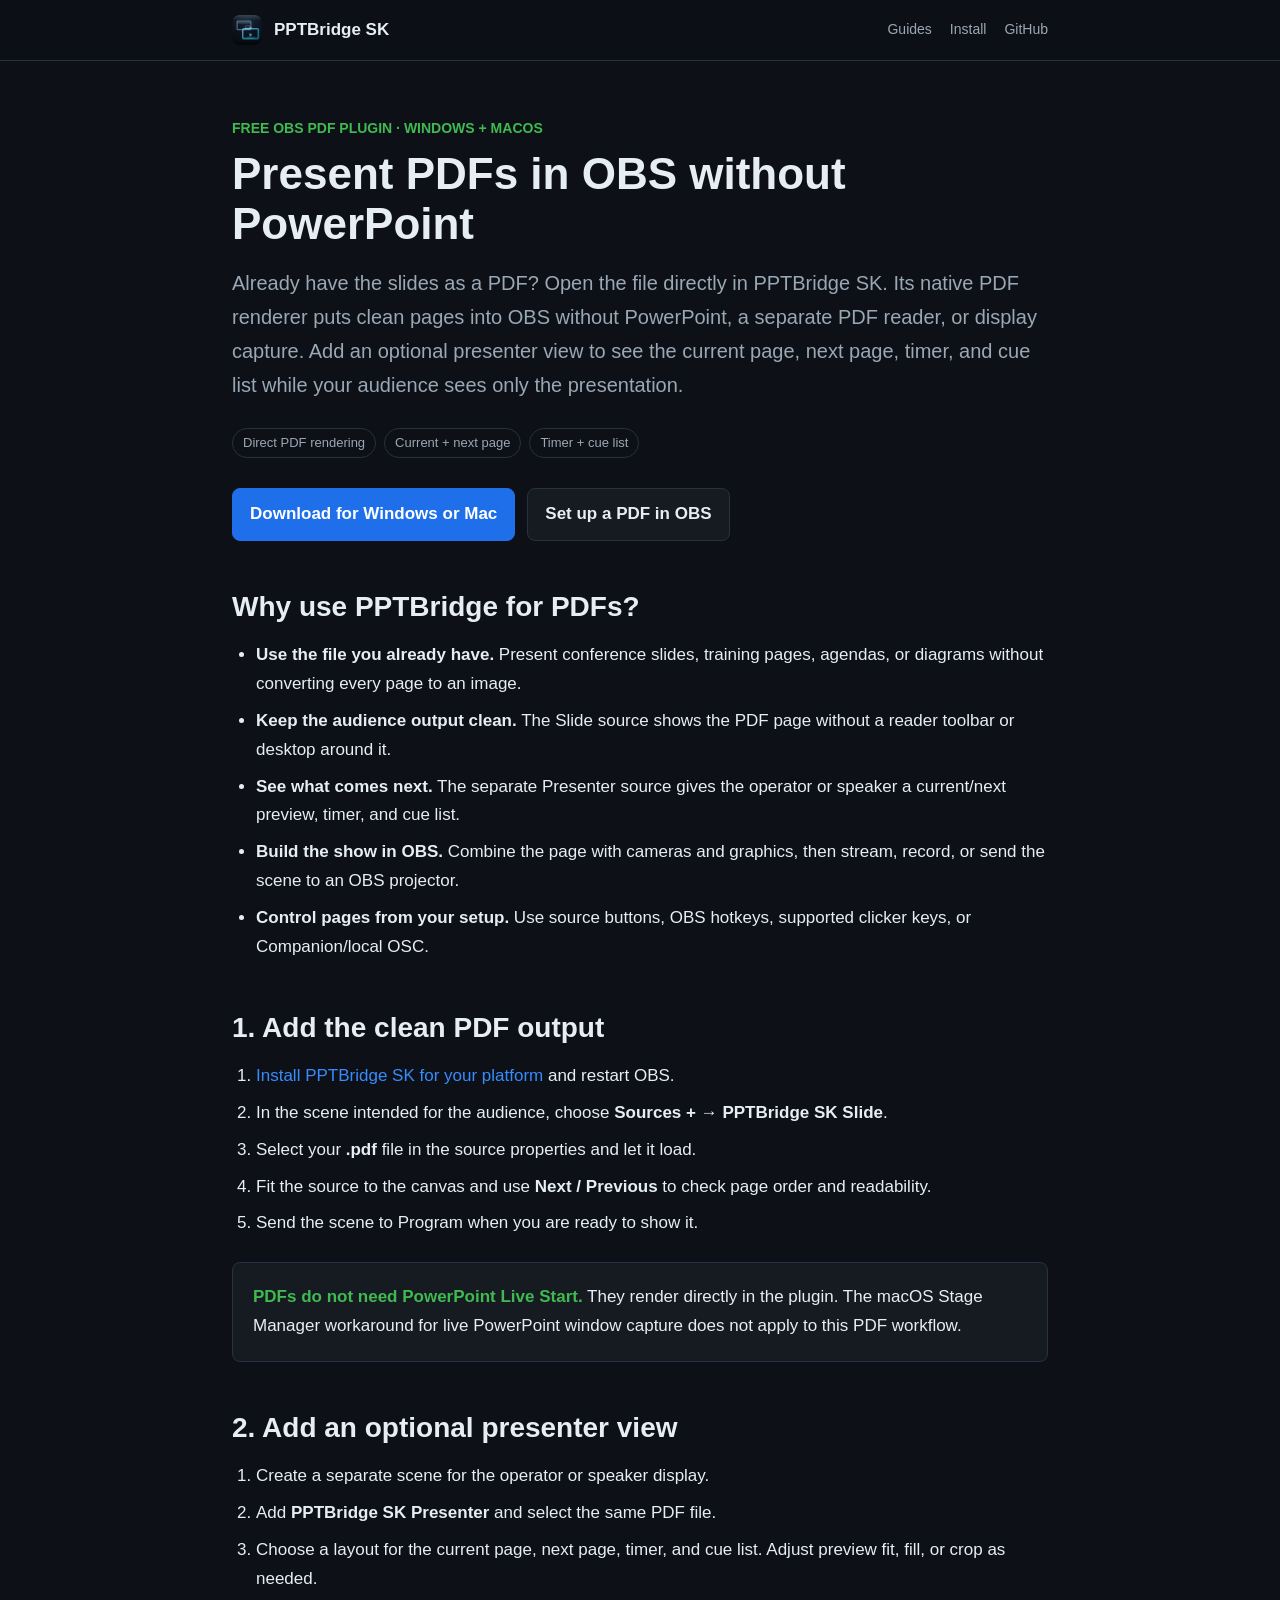
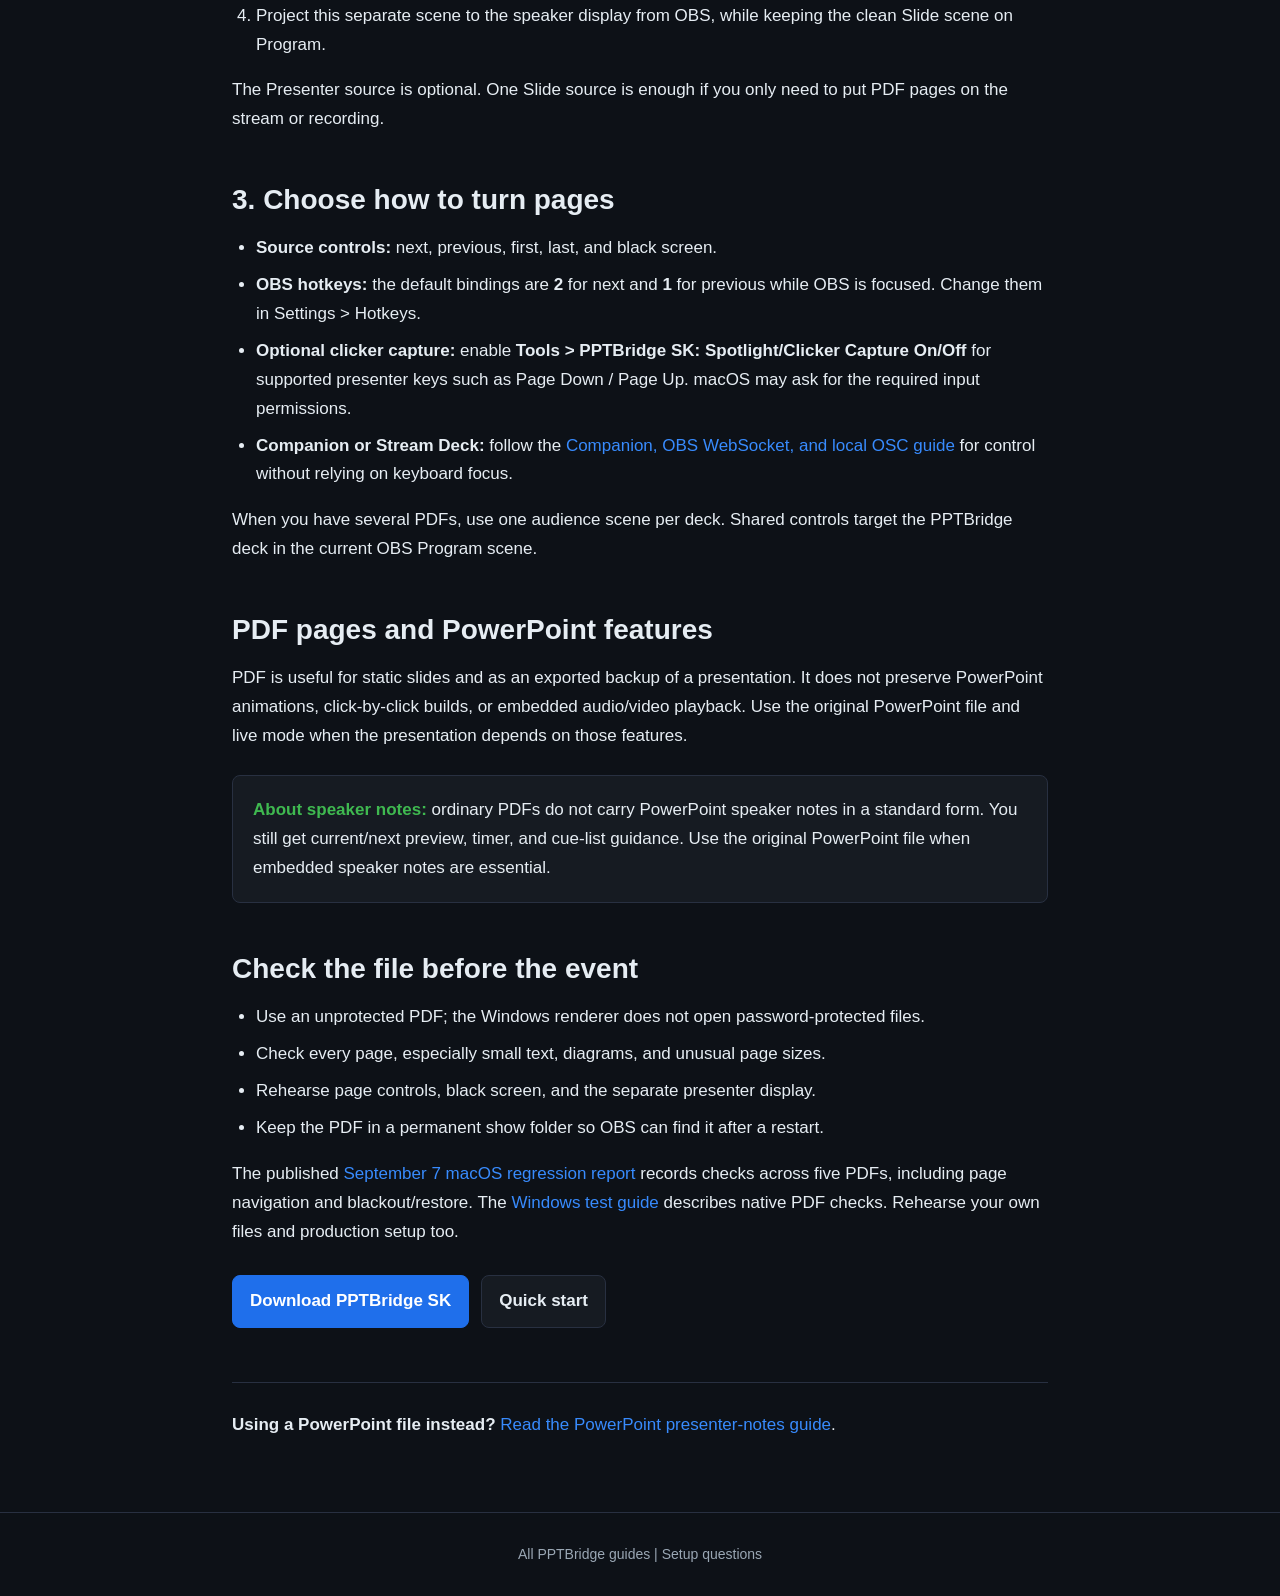
<file: docs/guides/pdf-slides-presenter-view-obs.html>
<!doctype html>
<html lang="en">
<head>
  <meta charset="utf-8" />
  <meta name="viewport" content="width=device-width, initial-scale=1" />
  <title>Present PDFs in OBS Without PowerPoint | PPTBridge SK</title>
  <meta name="description" content="Present PDF slides directly in OBS on Windows and macOS. No PowerPoint or PDF reader needed: clean pages, current/next preview, timer, and page control." />
  <meta name="author" content="Srdjan Kotarlic" />
  <link rel="canonical" href="https://srdjankotarlic.github.io/pptbridge-sk-obs/guides/pdf-slides-presenter-view-obs.html" />
  <link rel="icon" type="image/png" href="../assets/favicon.png" />
  <link rel="stylesheet" href="guide.css" />
  <meta property="og:type" content="article" />
  <meta property="og:site_name" content="PPTBridge SK" />
  <meta property="og:title" content="Present PDFs in OBS Without PowerPoint" />
  <meta property="og:description" content="Open PDFs directly in OBS without PowerPoint or a PDF reader. Show clean pages plus an optional current/next preview and timer." />
  <meta property="og:url" content="https://srdjankotarlic.github.io/pptbridge-sk-obs/guides/pdf-slides-presenter-view-obs.html" />
  <meta property="og:image" content="https://srdjankotarlic.github.io/pptbridge-sk-obs/assets/og-image.png" />
  <meta name="twitter:card" content="summary_large_image" />
  <meta name="twitter:title" content="Present PDFs in OBS Without PowerPoint" />
  <meta name="twitter:description" content="Present PDFs without PowerPoint: clean audience pages, current/next preview, timer, and page controls." />
  <meta name="twitter:image" content="https://srdjankotarlic.github.io/pptbridge-sk-obs/assets/og-image.png" />
  <script type="application/ld+json">
  {
    "@context": "https://schema.org",
    "@type": "TechArticle",
    "headline": "Present PDFs in OBS Without PowerPoint",
    "description": "How to open PDF slides directly in OBS with clean audience output and a separate presenter view.",
    "datePublished": "2026-08-28",
    "dateModified": "2026-09-12",
    "author": { "@type": "Person", "name": "Srdjan Kotarlic" },
    "publisher": { "@type": "Person", "name": "Srdjan Kotarlic" },
    "mainEntityOfPage": "https://srdjankotarlic.github.io/pptbridge-sk-obs/guides/pdf-slides-presenter-view-obs.html",
    "image": "https://srdjankotarlic.github.io/pptbridge-sk-obs/assets/og-image.png"
  }
  </script>
</head>
<body>
<header class="site-header"><div class="wrap"><img src="../assets/favicon.png" alt="" /><a class="brand" href="../">PPTBridge SK</a><nav><a href="./">Guides</a><a href="../#install">Install</a><a href="https://github.com/srdjankotarlic/pptbridge-sk-obs">GitHub</a></nav></div></header>
<main><article class="wrap">
  <div class="eyebrow">Free OBS PDF plugin · Windows + macOS</div>
  <h1>Present PDFs in OBS without PowerPoint</h1>
  <p class="lede">Already have the slides as a PDF? Open the file directly in PPTBridge SK. Its native PDF renderer puts clean pages into OBS without PowerPoint, a separate PDF reader, or display capture. Add an optional presenter view to see the current page, next page, timer, and cue list while your audience sees only the presentation.</p>
  <div class="meta"><span>Direct PDF rendering</span><span>Current + next page</span><span>Timer + cue list</span></div>
  <div class="cta-row"><a class="btn primary" href="../#install">Download for Windows or Mac</a><a class="btn secondary" href="#setup">Set up a PDF in OBS</a></div>
  <h2>Why use PPTBridge for PDFs?</h2>
  <ul>
    <li><strong>Use the file you already have.</strong> Present conference slides, training pages, agendas, or diagrams without converting every page to an image.</li>
    <li><strong>Keep the audience output clean.</strong> The Slide source shows the PDF page without a reader toolbar or desktop around it.</li>
    <li><strong>See what comes next.</strong> The separate Presenter source gives the operator or speaker a current/next preview, timer, and cue list.</li>
    <li><strong>Build the show in OBS.</strong> Combine the page with cameras and graphics, then stream, record, or send the scene to an OBS projector.</li>
    <li><strong>Control pages from your setup.</strong> Use source buttons, OBS hotkeys, supported clicker keys, or Companion/local OSC.</li>
  </ul>
  <h2 id="setup" style="scroll-margin-top:80px">1. Add the clean PDF output</h2>
  <ol>
    <li><a href="../#install">Install PPTBridge SK for your platform</a> and restart OBS.</li>
    <li>In the scene intended for the audience, choose <strong>Sources + &rarr; PPTBridge SK Slide</strong>.</li>
    <li>Select your <strong>.pdf</strong> file in the source properties and let it load.</li>
    <li>Fit the source to the canvas and use <strong>Next / Previous</strong> to check page order and readability.</li>
    <li>Send the scene to Program when you are ready to show it.</li>
  </ol>
  <div class="callout"><strong>PDFs do not need PowerPoint Live Start.</strong> They render directly in the plugin. The macOS Stage Manager workaround for live PowerPoint window capture does not apply to this PDF workflow.</div>
  <h2>2. Add an optional presenter view</h2>
  <ol>
    <li>Create a separate scene for the operator or speaker display.</li>
    <li>Add <strong>PPTBridge SK Presenter</strong> and select the same PDF file.</li>
    <li>Choose a layout for the current page, next page, timer, and cue list. Adjust preview fit, fill, or crop as needed.</li>
    <li>Project this separate scene to the speaker display from OBS, while keeping the clean Slide scene on Program.</li>
  </ol>
  <p>The Presenter source is optional. One Slide source is enough if you only need to put PDF pages on the stream or recording.</p>
  <h2>3. Choose how to turn pages</h2>
  <ul>
    <li><strong>Source controls:</strong> next, previous, first, last, and black screen.</li>
    <li><strong>OBS hotkeys:</strong> the default bindings are <strong>2</strong> for next and <strong>1</strong> for previous while OBS is focused. Change them in Settings &gt; Hotkeys.</li>
    <li><strong>Optional clicker capture:</strong> enable <strong>Tools &gt; PPTBridge SK: Spotlight/Clicker Capture On/Off</strong> for supported presenter keys such as Page Down / Page Up. macOS may ask for the required input permissions.</li>
    <li><strong>Companion or Stream Deck:</strong> follow the <a href="companion-stream-deck-powerpoint-obs.html">Companion, OBS WebSocket, and local OSC guide</a> for control without relying on keyboard focus.</li>
  </ul>
  <p>When you have several PDFs, use one audience scene per deck. Shared controls target the PPTBridge deck in the current OBS Program scene.</p>
  <h2>PDF pages and PowerPoint features</h2>
  <p>PDF is useful for static slides and as an exported backup of a presentation. It does not preserve PowerPoint animations, click-by-click builds, or embedded audio/video playback. Use the original PowerPoint file and live mode when the presentation depends on those features.</p>
  <div class="callout"><strong>About speaker notes:</strong> ordinary PDFs do not carry PowerPoint speaker notes in a standard form. You still get current/next preview, timer, and cue-list guidance. Use the original PowerPoint file when embedded speaker notes are essential.</div>
  <h2>Check the file before the event</h2>
  <ul>
    <li>Use an unprotected PDF; the Windows renderer does not open password-protected files.</li>
    <li>Check every page, especially small text, diagrams, and unusual page sizes.</li>
    <li>Rehearse page controls, black screen, and the separate presenter display.</li>
    <li>Keep the PDF in a permanent show folder so OBS can find it after a restart.</li>
  </ul>
  <p>The published <a href="https://github.com/srdjankotarlic/pptbridge-sk-obs/blob/main/qa/MACOS-PPT-PDF-REGRESSION-2026-09-07.md">September 7 macOS regression report</a> records checks across five PDFs, including page navigation and blackout/restore. The <a href="https://github.com/srdjankotarlic/pptbridge-sk-obs/blob/main/native-plugin/WINDOWS-TESTING.md">Windows test guide</a> describes native PDF checks. Rehearse your own files and production setup too.</p>
  <div class="cta-row"><a class="btn primary" href="../#install">Download PPTBridge SK</a><a class="btn secondary" href="https://github.com/srdjankotarlic/pptbridge-sk-obs/blob/main/QUICKSTART.md">Quick start</a></div>
  <div class="next"><strong>Using a PowerPoint file instead?</strong> <a href="powerpoint-presenter-notes-obs.html">Read the PowerPoint presenter-notes guide</a>.</div>
</article></main>
<footer><div class="wrap"><a href="./">All PPTBridge guides</a> | <a href="https://github.com/srdjankotarlic/pptbridge-sk-obs/discussions">Setup questions</a></div></footer>
</body>
</html>
</file>
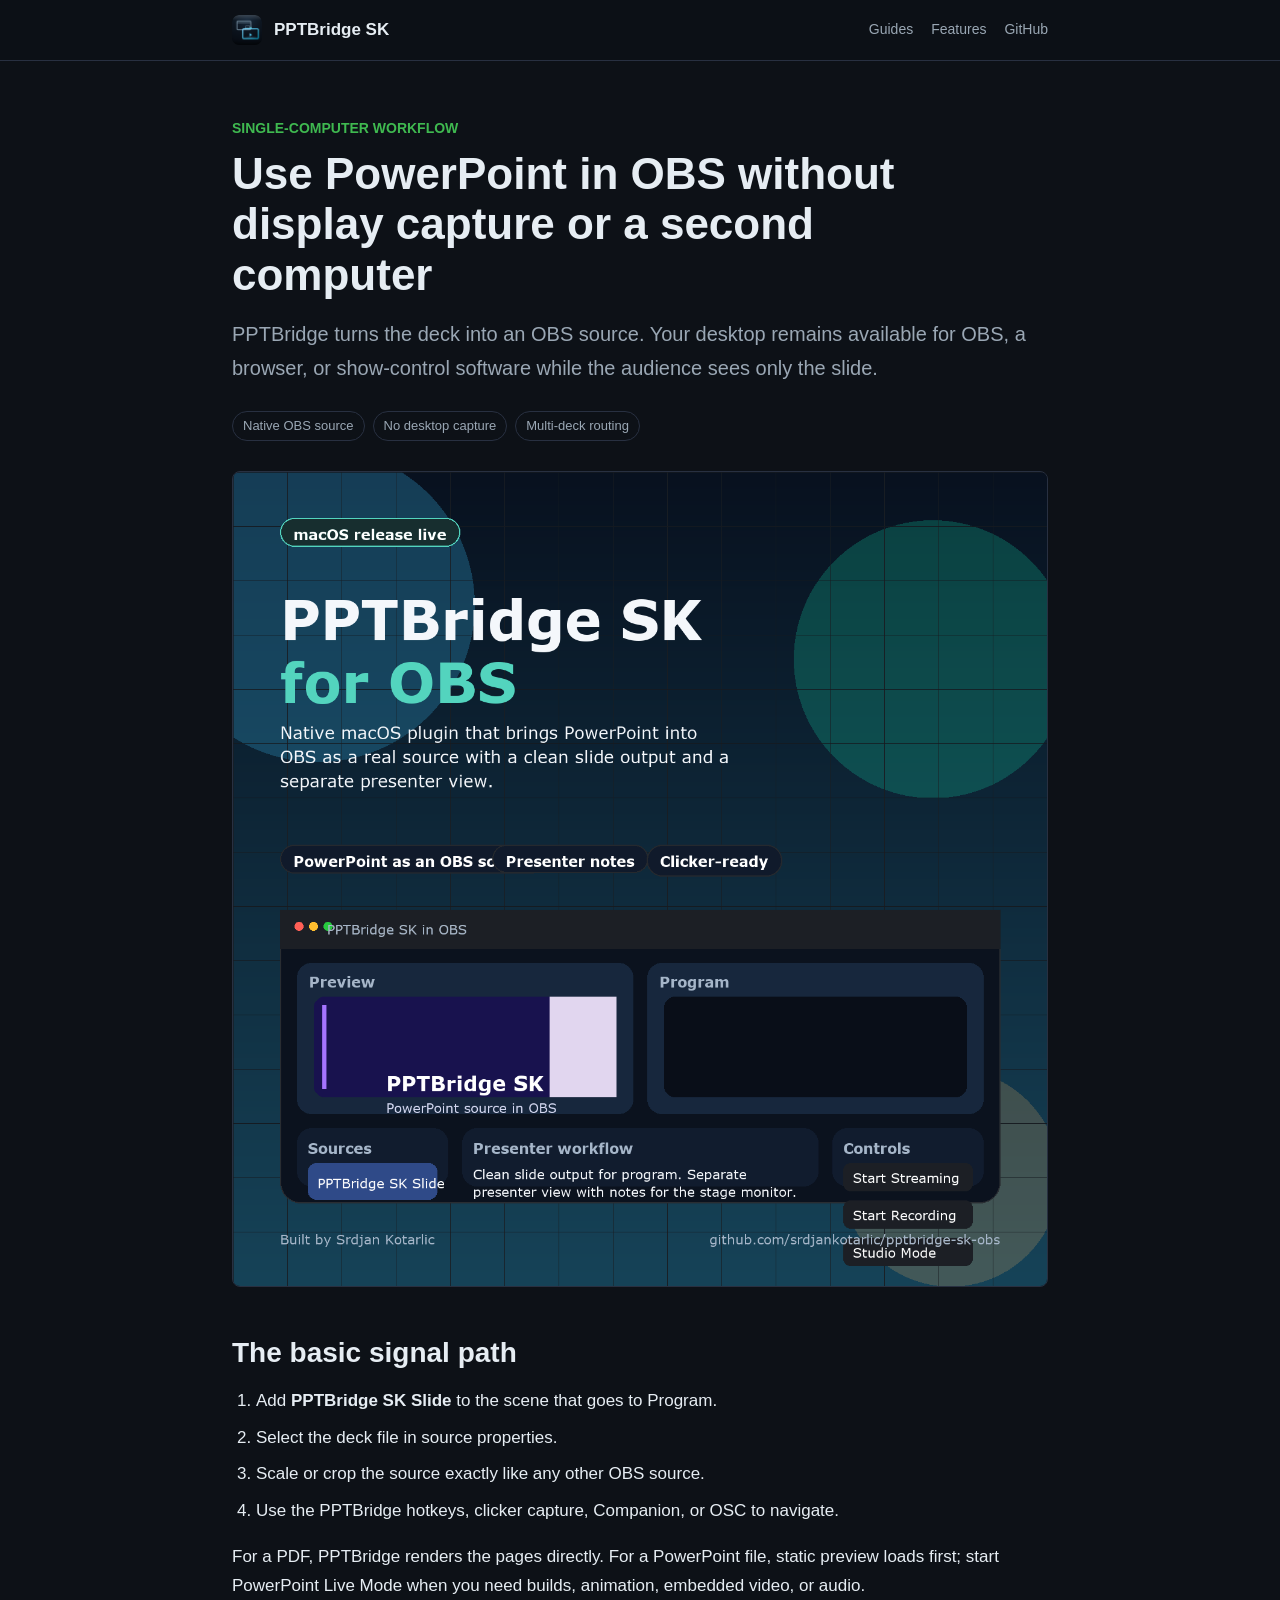
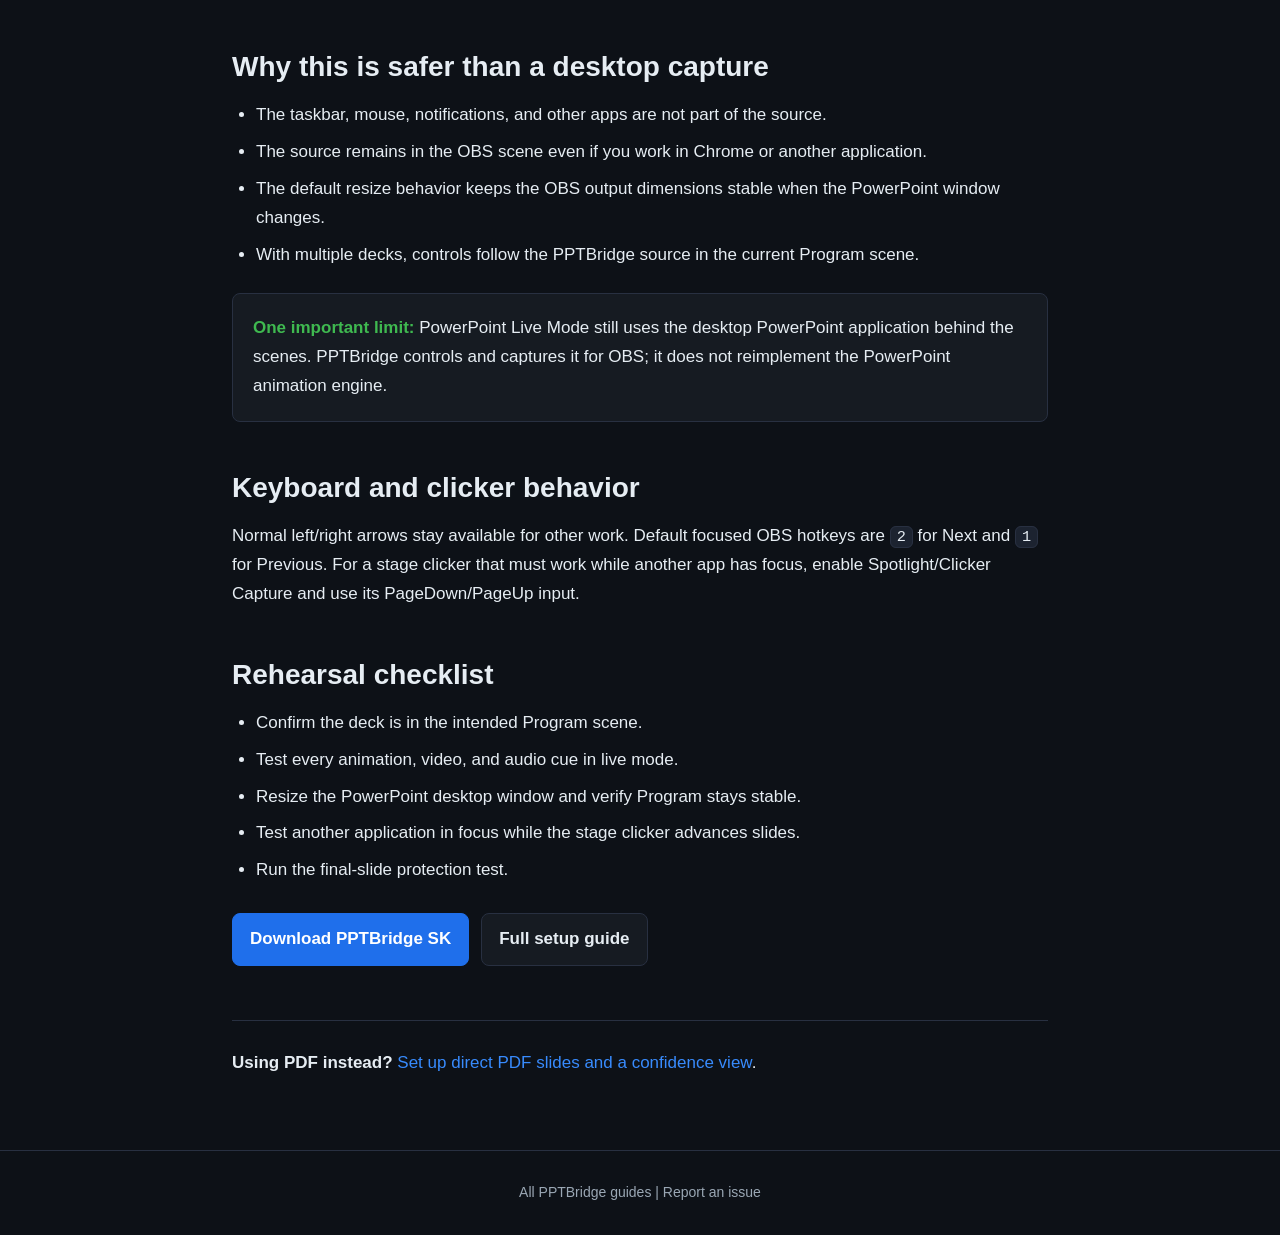
<file: docs/guides/powerpoint-obs-without-display-capture.html>
<!doctype html>
<html lang="en">
<head>
  <meta charset="utf-8" />
  <meta name="viewport" content="width=device-width, initial-scale=1" />
  <title>PowerPoint in OBS Without Display Capture or a Second Computer</title>
  <meta name="description" content="Run PowerPoint and PDF decks as native OBS sources without capturing the desktop, exposing PowerPoint windows, or using a second presentation computer." />
  <link rel="canonical" href="https://srdjankotarlic.github.io/pptbridge-sk-obs/guides/powerpoint-obs-without-display-capture.html" />
  <link rel="icon" type="image/png" href="../assets/favicon.png" />
  <link rel="stylesheet" href="guide.css" />
</head>
<body>
<header class="site-header"><div class="wrap"><img src="../assets/favicon.png" alt="" /><a class="brand" href="../">PPTBridge SK</a><nav><a href="./">Guides</a><a href="../#features">Features</a><a href="https://github.com/srdjankotarlic/pptbridge-sk-obs">GitHub</a></nav></div></header>
<main><article class="wrap">
  <div class="eyebrow">Single-computer workflow</div>
  <h1>Use PowerPoint in OBS without display capture or a second computer</h1>
  <p class="lede">PPTBridge turns the deck into an OBS source. Your desktop remains available for OBS, a browser, or show-control software while the audience sees only the slide.</p>
  <div class="meta"><span>Native OBS source</span><span>No desktop capture</span><span>Multi-deck routing</span></div>
  <img class="shot" src="../assets/launch-overview.png" alt="PPTBridge sources and controls in OBS Studio" width="1600" height="900" />
  <h2>The basic signal path</h2>
  <ol><li>Add <strong>PPTBridge SK Slide</strong> to the scene that goes to Program.</li><li>Select the deck file in source properties.</li><li>Scale or crop the source exactly like any other OBS source.</li><li>Use the PPTBridge hotkeys, clicker capture, Companion, or OSC to navigate.</li></ol>
  <p>For a PDF, PPTBridge renders the pages directly. For a PowerPoint file, static preview loads first; start PowerPoint Live Mode when you need builds, animation, embedded video, or audio.</p>
  <h2>Why this is safer than a desktop capture</h2>
  <ul><li>The taskbar, mouse, notifications, and other apps are not part of the source.</li><li>The source remains in the OBS scene even if you work in Chrome or another application.</li><li>The default resize behavior keeps the OBS output dimensions stable when the PowerPoint window changes.</li><li>With multiple decks, controls follow the PPTBridge source in the current Program scene.</li></ul>
  <div class="callout"><strong>One important limit:</strong> PowerPoint Live Mode still uses the desktop PowerPoint application behind the scenes. PPTBridge controls and captures it for OBS; it does not reimplement the PowerPoint animation engine.</div>
  <h2>Keyboard and clicker behavior</h2>
  <p>Normal left/right arrows stay available for other work. Default focused OBS hotkeys are <code>2</code> for Next and <code>1</code> for Previous. For a stage clicker that must work while another app has focus, enable Spotlight/Clicker Capture and use its PageDown/PageUp input.</p>
  <h2>Rehearsal checklist</h2>
  <ul><li>Confirm the deck is in the intended Program scene.</li><li>Test every animation, video, and audio cue in live mode.</li><li>Resize the PowerPoint desktop window and verify Program stays stable.</li><li>Test another application in focus while the stage clicker advances slides.</li><li>Run the final-slide protection test.</li></ul>
  <div class="cta-row"><a class="btn primary" href="https://github.com/srdjankotarlic/pptbridge-sk-obs/releases">Download PPTBridge SK</a><a class="btn secondary" href="https://github.com/srdjankotarlic/pptbridge-sk-obs/blob/main/SETUP-GUIDE.md">Full setup guide</a></div>
  <div class="next"><strong>Using PDF instead?</strong> <a href="pdf-slides-presenter-view-obs.html">Set up direct PDF slides and a confidence view</a>.</div>
</article></main>
<footer><div class="wrap"><a href="./">All PPTBridge guides</a> | <a href="https://github.com/srdjankotarlic/pptbridge-sk-obs/issues">Report an issue</a></div></footer>
</body>
</html>
</file>
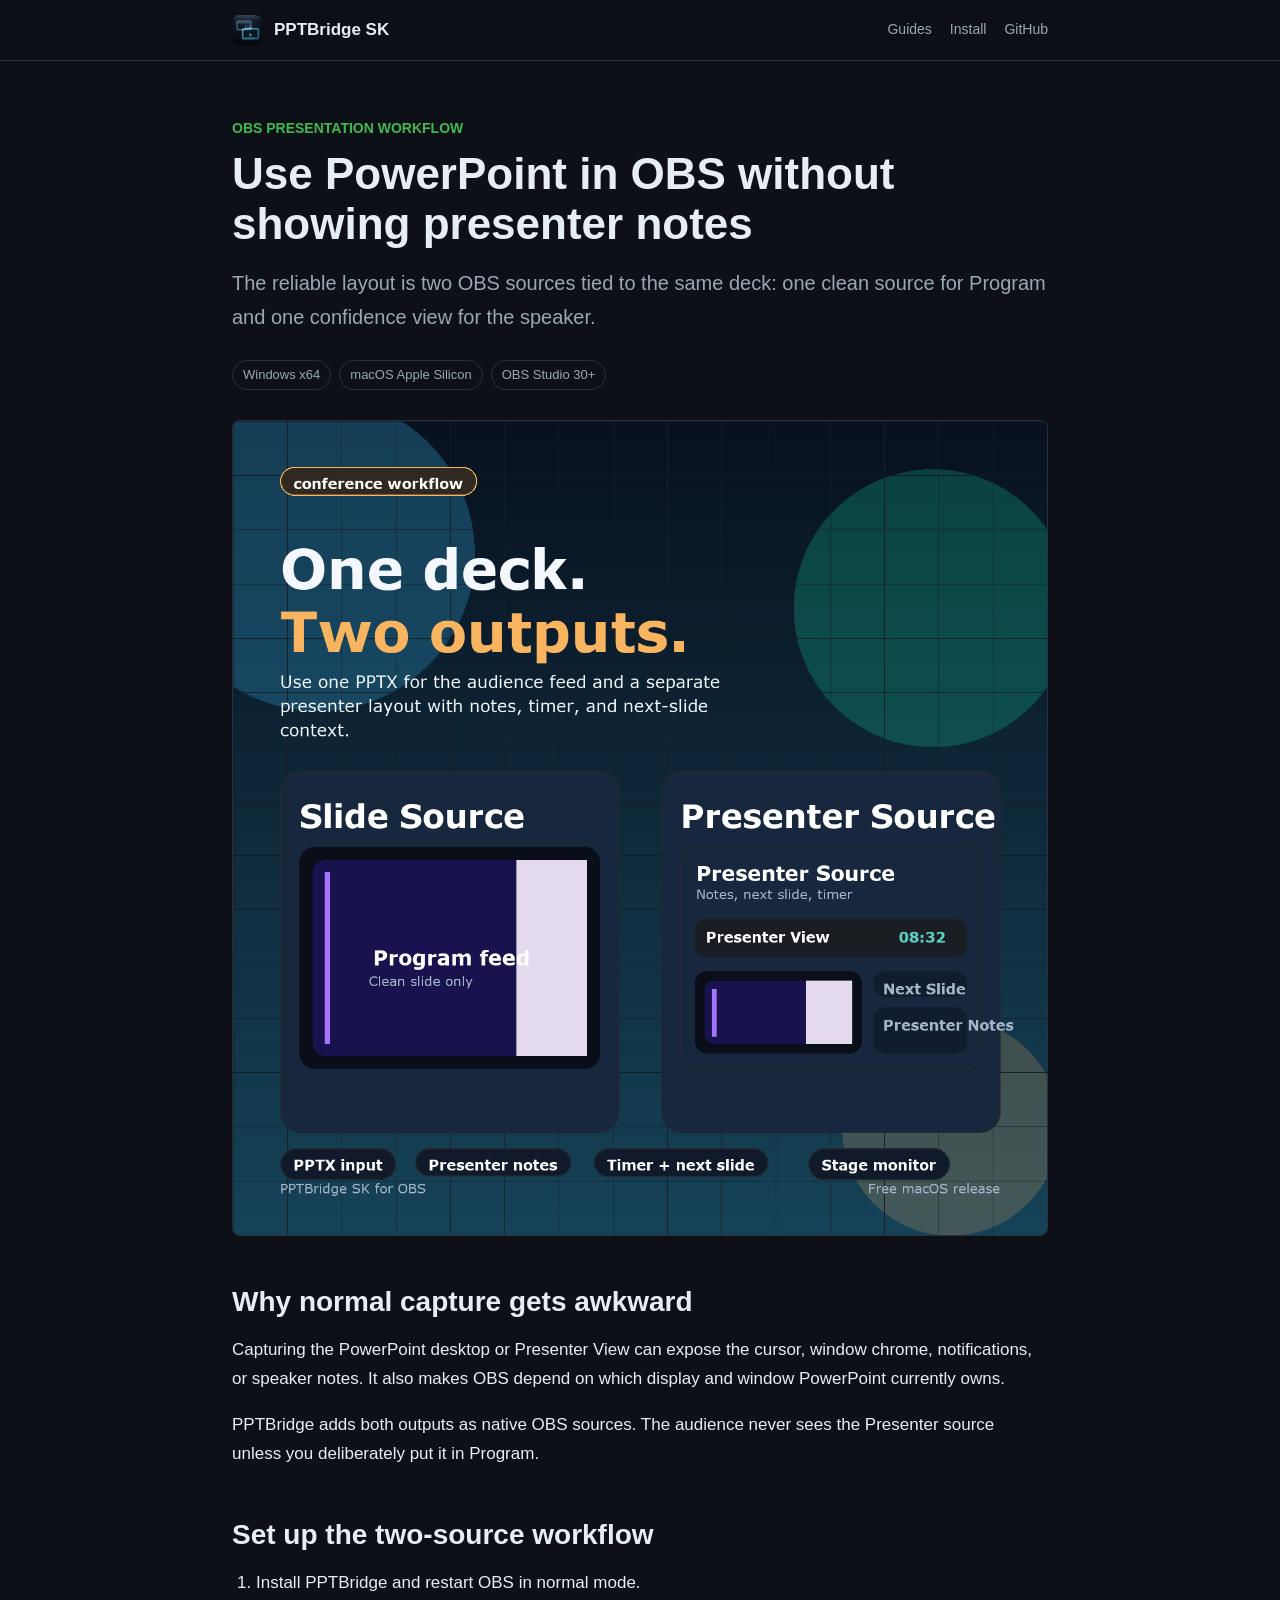
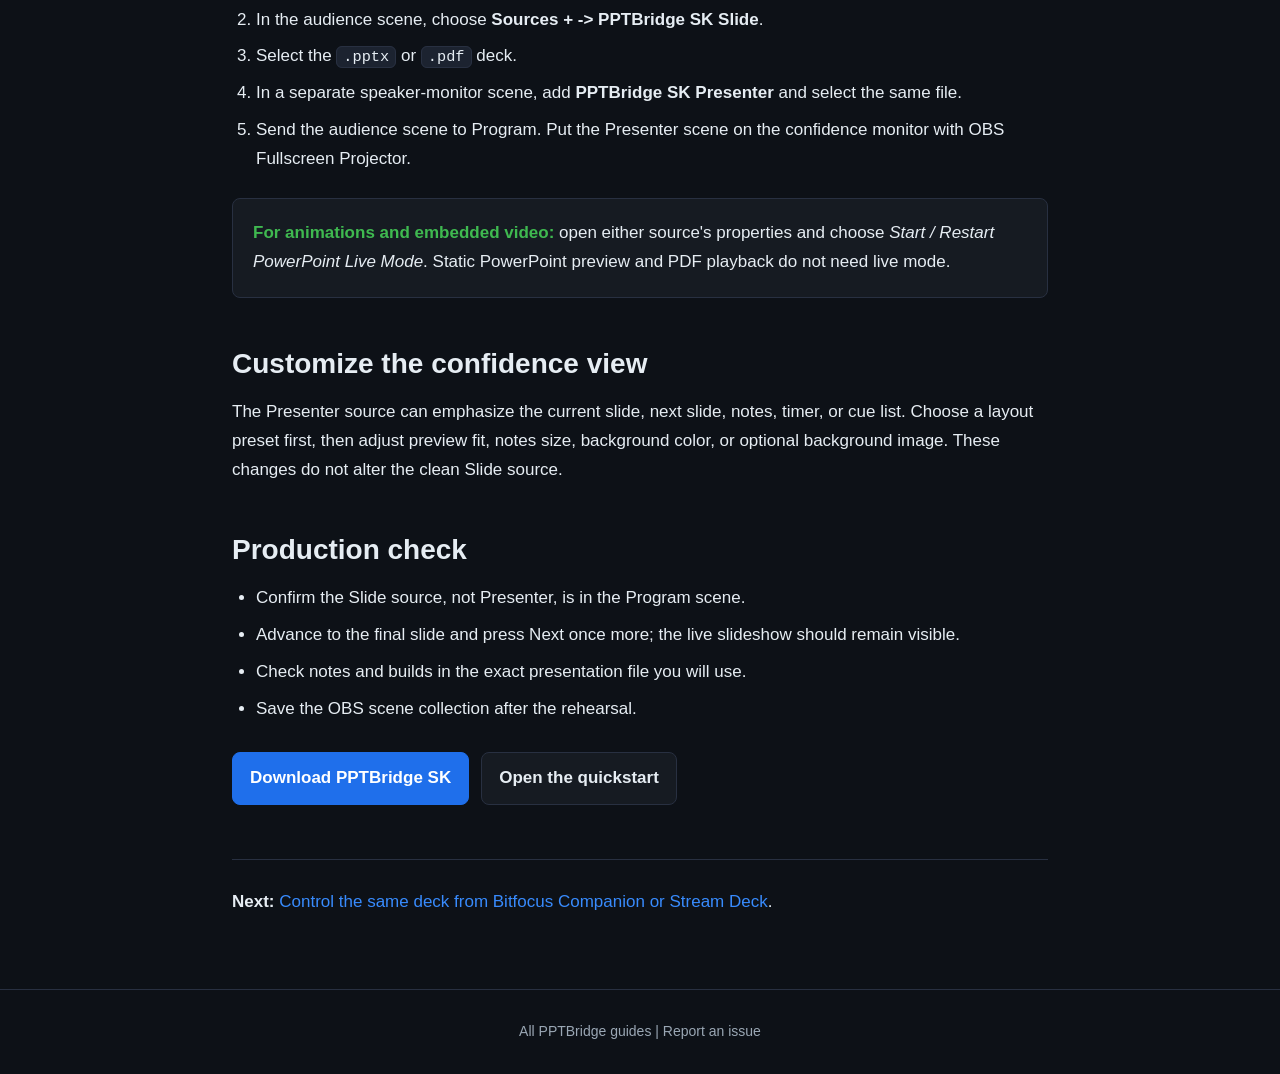
<file: docs/guides/powerpoint-presenter-notes-obs.html>
<!doctype html>
<html lang="en">
<head>
  <meta charset="utf-8" />
  <meta name="viewport" content="width=device-width, initial-scale=1" />
  <title>How to Use PowerPoint in OBS Without Showing Presenter Notes</title>
  <meta name="description" content="Use separate PPTBridge Slide and Presenter sources so OBS sends clean PowerPoint slides to the audience while the speaker sees notes, next slide, and timer." />
  <link rel="canonical" href="https://srdjankotarlic.github.io/pptbridge-sk-obs/guides/powerpoint-presenter-notes-obs.html" />
  <link rel="icon" type="image/png" href="../assets/favicon.png" />
  <link rel="stylesheet" href="guide.css" />
</head>
<body>
<header class="site-header"><div class="wrap"><img src="../assets/favicon.png" alt="" /><a class="brand" href="../">PPTBridge SK</a><nav><a href="./">Guides</a><a href="../#install">Install</a><a href="https://github.com/srdjankotarlic/pptbridge-sk-obs">GitHub</a></nav></div></header>
<main><article class="wrap">
  <div class="eyebrow">OBS presentation workflow</div>
  <h1>Use PowerPoint in OBS without showing presenter notes</h1>
  <p class="lede">The reliable layout is two OBS sources tied to the same deck: one clean source for Program and one confidence view for the speaker.</p>
  <div class="meta"><span>Windows x64</span><span>macOS Apple Silicon</span><span>OBS Studio 30+</span></div>
  <img class="shot" src="../assets/workflow-overview.png" alt="PPTBridge workflow with a clean Slide source and a separate Presenter source" width="1350" height="1350" />
  <h2>Why normal capture gets awkward</h2>
  <p>Capturing the PowerPoint desktop or Presenter View can expose the cursor, window chrome, notifications, or speaker notes. It also makes OBS depend on which display and window PowerPoint currently owns.</p>
  <p>PPTBridge adds both outputs as native OBS sources. The audience never sees the Presenter source unless you deliberately put it in Program.</p>
  <h2>Set up the two-source workflow</h2>
  <ol>
    <li>Install PPTBridge and restart OBS in normal mode.</li>
    <li>In the audience scene, choose <strong>Sources + -> PPTBridge SK Slide</strong>.</li>
    <li>Select the <code>.pptx</code> or <code>.pdf</code> deck.</li>
    <li>In a separate speaker-monitor scene, add <strong>PPTBridge SK Presenter</strong> and select the same file.</li>
    <li>Send the audience scene to Program. Put the Presenter scene on the confidence monitor with OBS Fullscreen Projector.</li>
  </ol>
  <div class="callout"><strong>For animations and embedded video:</strong> open either source's properties and choose <em>Start / Restart PowerPoint Live Mode</em>. Static PowerPoint preview and PDF playback do not need live mode.</div>
  <h2>Customize the confidence view</h2>
  <p>The Presenter source can emphasize the current slide, next slide, notes, timer, or cue list. Choose a layout preset first, then adjust preview fit, notes size, background color, or optional background image. These changes do not alter the clean Slide source.</p>
  <h2>Production check</h2>
  <ul>
    <li>Confirm the Slide source, not Presenter, is in the Program scene.</li>
    <li>Advance to the final slide and press Next once more; the live slideshow should remain visible.</li>
    <li>Check notes and builds in the exact presentation file you will use.</li>
    <li>Save the OBS scene collection after the rehearsal.</li>
  </ul>
  <div class="cta-row"><a class="btn primary" href="https://github.com/srdjankotarlic/pptbridge-sk-obs/releases">Download PPTBridge SK</a><a class="btn secondary" href="https://github.com/srdjankotarlic/pptbridge-sk-obs/blob/main/QUICKSTART.md">Open the quickstart</a></div>
  <div class="next"><strong>Next:</strong> <a href="companion-stream-deck-powerpoint-obs.html">Control the same deck from Bitfocus Companion or Stream Deck</a>.</div>
</article></main>
<footer><div class="wrap"><a href="./">All PPTBridge guides</a> | <a href="https://github.com/srdjankotarlic/pptbridge-sk-obs/issues">Report an issue</a></div></footer>
</body>
</html>
</file>
<file: docs/guides/guide.css>
:root {
  --bg: #0d1117;
  --panel: #161b22;
  --panel2: #1c2330;
  --line: #283041;
  --text: #e6edf3;
  --muted: #9aa7b4;
  --accent: #1f6feb;
  --accent2: #388bfd;
  --green: #3fb950;
  --radius: 8px;
  --maxw: 860px;
}

* { box-sizing: border-box; }
html { scroll-behavior: smooth; }
body {
  margin: 0;
  background: var(--bg);
  color: var(--text);
  font: 17px/1.7 -apple-system, BlinkMacSystemFont, "Segoe UI", Roboto, Helvetica, Arial, sans-serif;
  -webkit-font-smoothing: antialiased;
}
a { color: var(--accent2); text-decoration: none; }
a:hover { text-decoration: underline; }
img { max-width: 100%; height: auto; }
.wrap { max-width: var(--maxw); margin: 0 auto; padding: 0 22px; }
.site-header {
  position: sticky;
  top: 0;
  z-index: 10;
  border-bottom: 1px solid var(--line);
  background: rgba(13, 17, 23, 0.9);
  backdrop-filter: blur(8px);
}
.site-header .wrap { min-height: 60px; display: flex; align-items: center; gap: 12px; }
.site-header img { width: 30px; height: 30px; border-radius: 7px; }
.brand { color: var(--text); font-weight: 700; }
.site-header nav { margin-left: auto; display: flex; gap: 18px; font-size: 14px; }
.site-header nav a { color: var(--muted); }
main { padding: 56px 0 72px; }
.eyebrow { color: var(--green); font-size: 14px; font-weight: 700; text-transform: uppercase; }
h1 { margin: 8px 0 16px; max-width: 780px; font-size: 44px; line-height: 1.15; letter-spacing: 0; }
h2 { margin: 48px 0 12px; font-size: 28px; line-height: 1.25; letter-spacing: 0; }
h3 { margin: 28px 0 8px; font-size: 20px; letter-spacing: 0; }
.lede { margin: 0 0 26px; color: var(--muted); font-size: 20px; }
.meta { display: flex; flex-wrap: wrap; gap: 8px; margin: 0 0 30px; }
.meta span { border: 1px solid var(--line); border-radius: 999px; padding: 3px 10px; color: var(--muted); font-size: 13px; }
.cta-row { display: flex; flex-wrap: wrap; gap: 12px; margin: 28px 0; }
.btn { display: inline-block; border: 1px solid var(--line); border-radius: var(--radius); padding: 11px 17px; font-weight: 650; }
.btn.primary { background: var(--accent); border-color: var(--accent); color: #fff; }
.btn.secondary { background: var(--panel); color: var(--text); }
.callout, .checklist, .card {
  margin: 24px 0;
  border: 1px solid var(--line);
  border-radius: var(--radius);
  background: var(--panel);
  padding: 20px;
}
.callout strong { color: var(--green); }
.checklist ul, ol, ul { padding-left: 24px; }
li { margin: 8px 0; }
code { border: 1px solid var(--line); border-radius: 6px; background: var(--panel2); padding: 1px 6px; font-size: 0.9em; }
pre { overflow-x: auto; border: 1px solid var(--line); border-radius: var(--radius); background: var(--panel); padding: 16px; }
pre code { border: 0; background: transparent; padding: 0; }
.shot { margin: 30px 0; border: 1px solid var(--line); border-radius: var(--radius); display: block; }
.guide-grid { display: grid; grid-template-columns: repeat(2, minmax(0, 1fr)); gap: 16px; margin-top: 30px; }
.card { margin: 0; }
.card h2, .card h3 { margin: 0 0 8px; font-size: 20px; }
.card p { margin: 0; color: var(--muted); font-size: 15px; }
.card a { display: block; color: var(--text); }
.card a:hover { text-decoration: none; }
.card a:hover h2, .card a:hover h3 { color: var(--accent2); }
.next { margin-top: 54px; padding-top: 28px; border-top: 1px solid var(--line); }
footer { border-top: 1px solid var(--line); padding: 30px 0; color: var(--muted); font-size: 14px; text-align: center; }
footer a { color: var(--muted); }

@media (max-width: 680px) {
  body { font-size: 16px; }
  .site-header nav a:not(:last-child) { display: none; }
  main { padding-top: 38px; }
  h1 { font-size: 32px; overflow-wrap: anywhere; }
  .lede { font-size: 18px; }
  .guide-grid { grid-template-columns: 1fr; }
  .cta-row { flex-direction: column; }
  .btn { text-align: center; }
}
</file>
